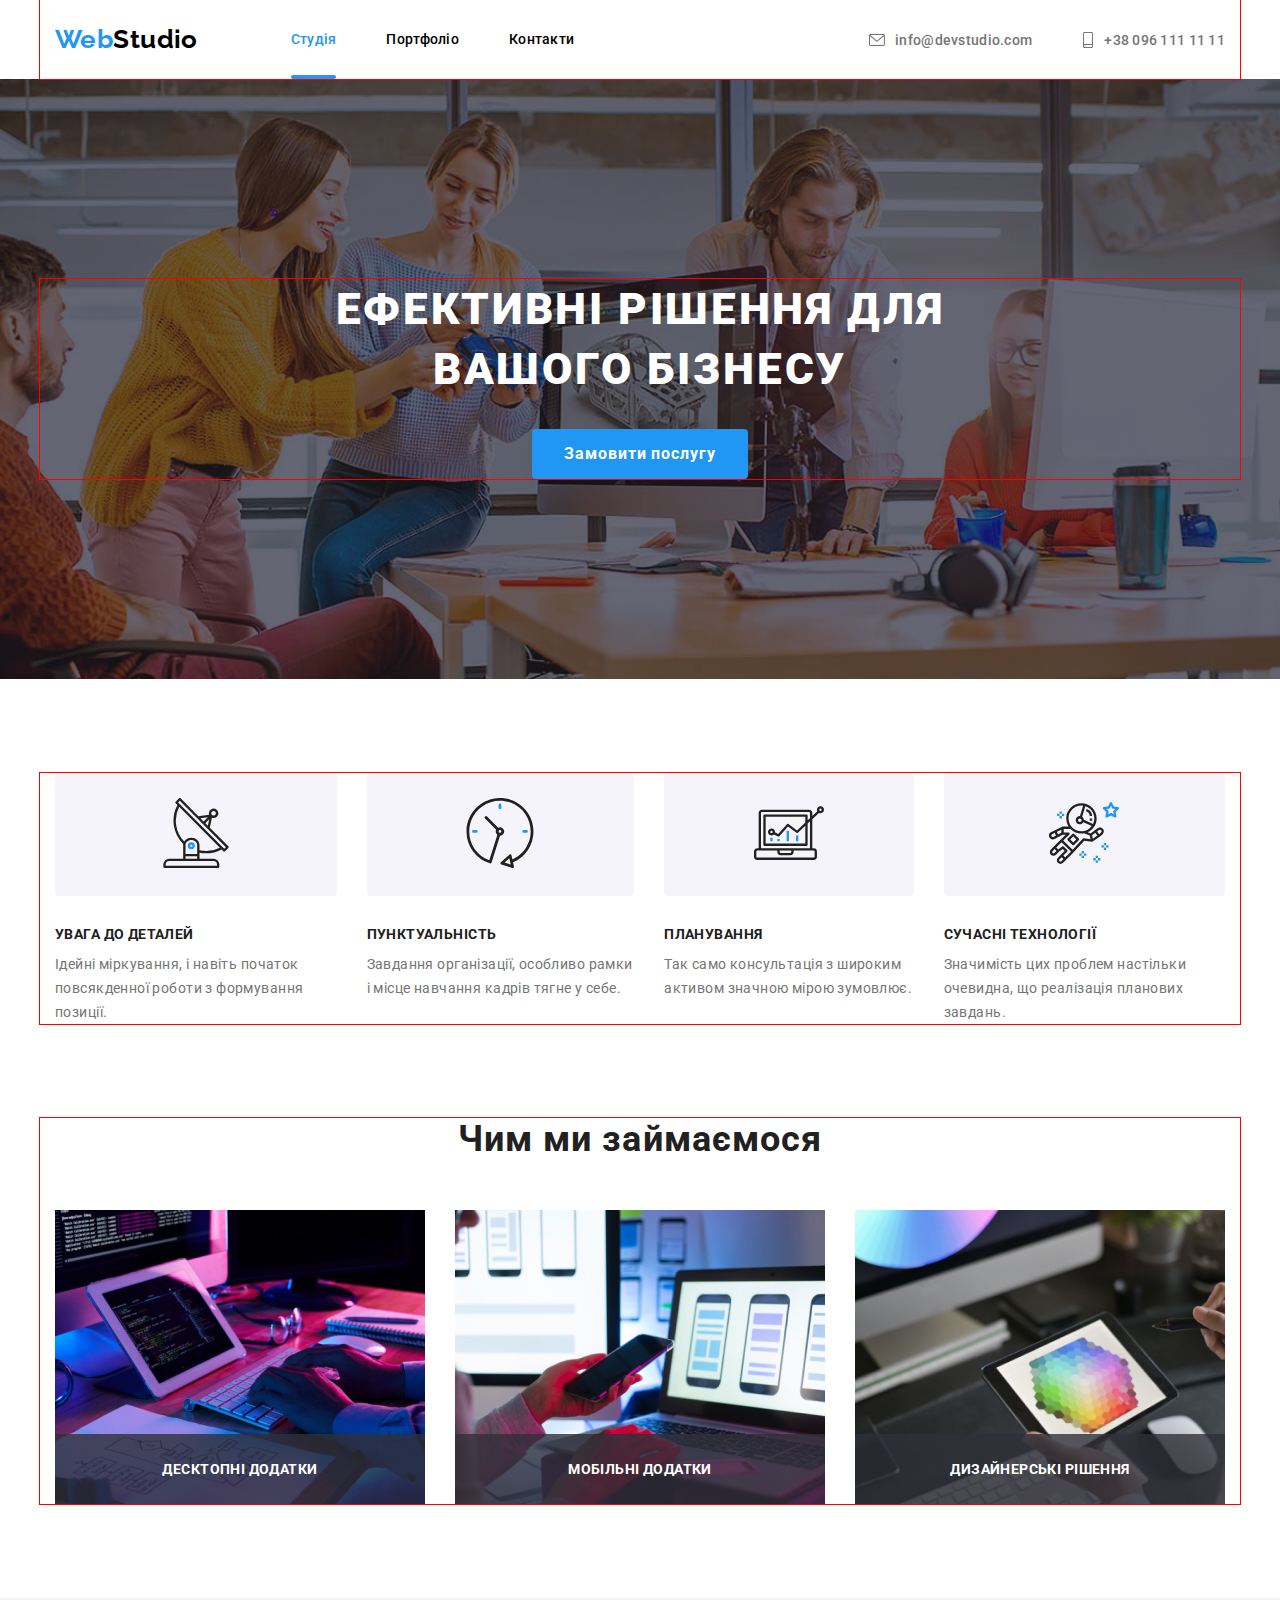
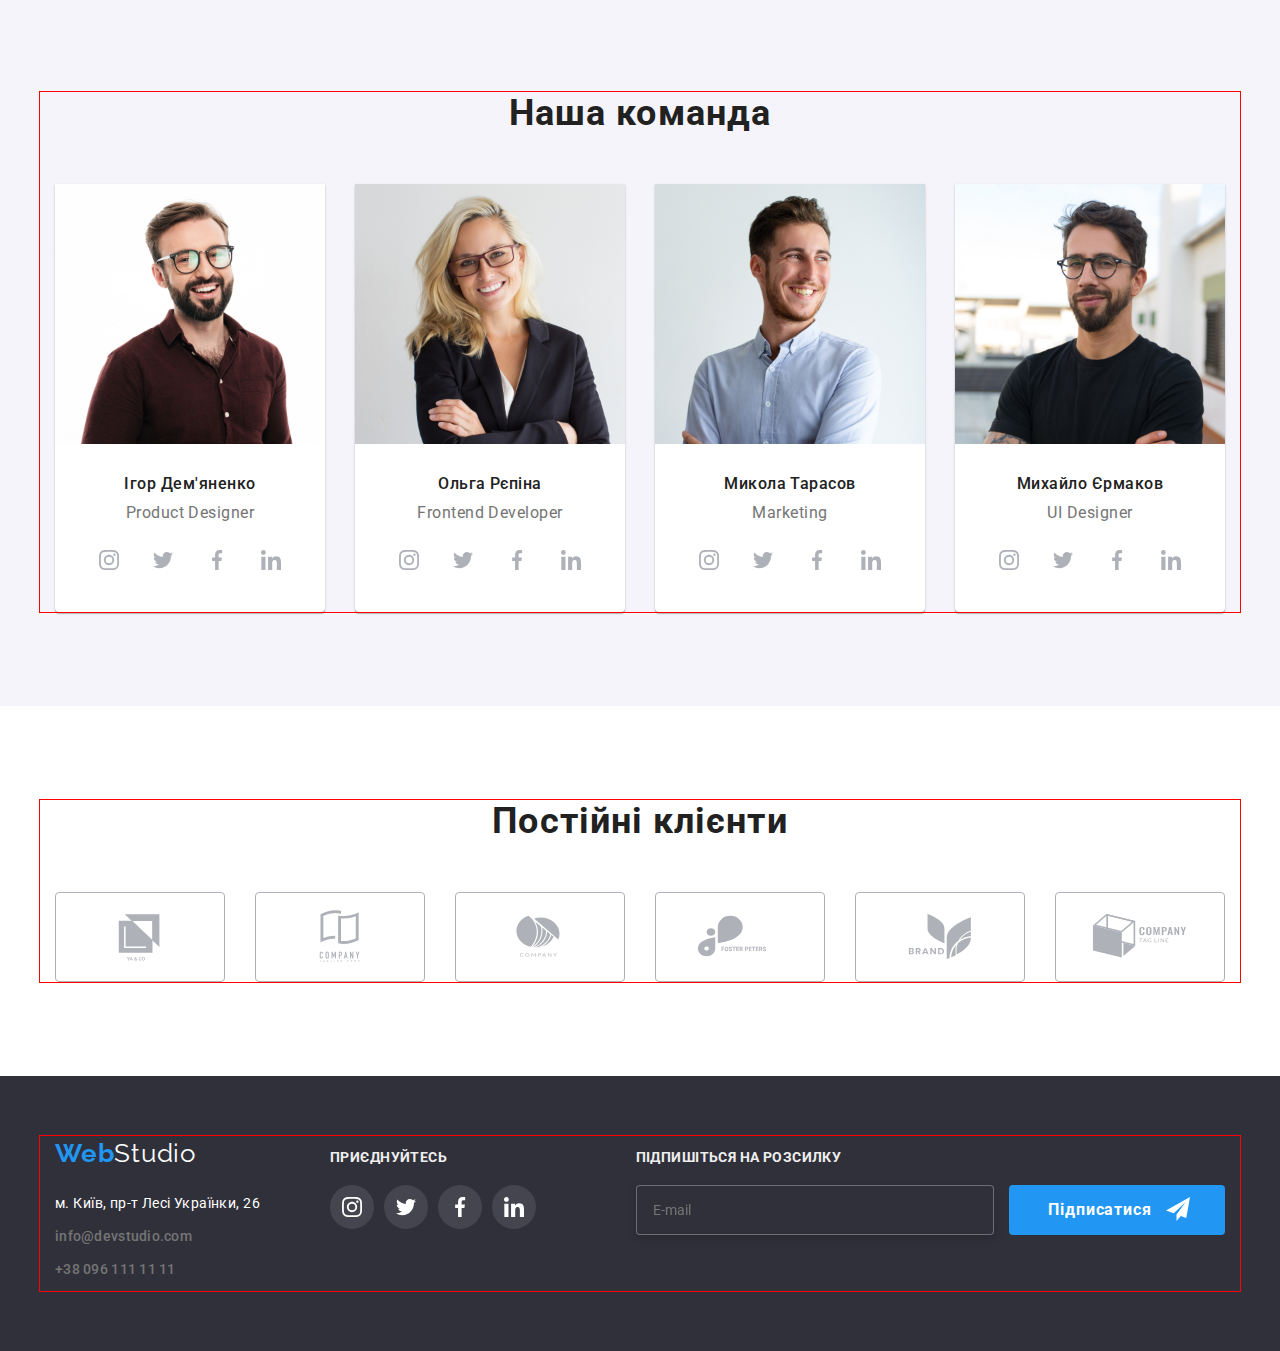
<file: index.html>
<!DOCTYPE html>
<html lang="en">

<head>
    <meta charset="UTF-8">
    <meta http-equiv="X-UA-Compatible" content="IE=edge">
    <meta name="viewport" content="width=device-width, initial-scale=1.0">
    <title>WebStudio</title>
    <!--Fonts-->
    <link rel="preconnect" href="https://fonts.googleapis.com">
    <link rel="preconnect" href="https://fonts.gstatic.com" crossorigin>
    <link
        href="https://fonts.googleapis.com/css2?family=Raleway:wght@700&family=Roboto:wght@400;500;700;900&display=swap"
        rel="stylesheet">
    <link rel="stylesheet" href="./CSS/modern-normalize.css">
    <!-- <link rel="stylesheet" href="node_modules/modern-normalize/modern-normalize.css"> -->
    <!--Custom styles-->
    <link rel="stylesheet" href="./CSS/main.min.css">
    <link rel="stylesheet" href="./CSS/style.css">
</head>

<body>

    <!------------Header------------>

    <header class="header">
        <div class="conteiner header-conteiner">
            <nav class="nav header-nav">
                <a class="header-logo" href="./index.html" lang="en">Web<span>Studio</span></a>
                <ul class="list list-header">
                    <li class="list-item"><a class="nav-link current" href="./index.html">Студія</a>
                    <li class="list-item"><a class="nav-link" href="./portfolio.html">Портфоліо</a></li>
                    <li class="list-item"><a class="nav-link" href="#">Контакти</a></li>
                </ul>
            </nav>
            <ul class="list list-header">
                <li class="list-item">
                    <a class="address-link" href="mailto:info@devstudio.com">
                    <svg class="header-contacts" width="16" height="12">
                        <use href="./images/icons.svg#envelope"></use>
                    </svg> info@devstudio.com
                </a>
            </li>
                <li class="list-item">
                    <a class="address-link" href="tel:+380961111111">
                        <svg class="header-contacts" width="12" height="16">
                        <use href="./images/icons.svg#smartphone"></use>
                    </svg> +38 096 111 11 11
                </a>
            </li>
            </ul>
        </div>
    </header>

    <!-------------Main------------->

    <main>
        <section class="hero">
            <div class="conteiner effective-conteiner">
                <h1 class="main-title">Ефективні рішення для вашого бізнесу</h1>
                <button class="btn" type="button" data-modal-open>Замовити послугу</button>
            </div>
        </section>
        <section class="section">
            <div class="conteiner benefits-conteiner">
                <h2 class="visually-hidden">Переваги</h2>
                <ul class="list benefits-list">
                    <li class="list-item-benefits">
                        <div class="benefits-image">
                        <svg class="feature-icon" width="70" height="70">
                          <use href="./images/icons.svg#antenna"></use>
                        </svg>
                        </div>
                        <div class="benefits-body">
                            <h3 class="section-title">Увага до деталей</h3>
                        <p class="subtitle">Ідейні міркування, і навіть початок повсякденної роботи з формування
                            позиції.
                        </p>
                    </div>
                    </li>
                    <li class="list-item-benefits">
                        <div class="benefits-image">
                        <svg class="feature-icon" width="70" height="70">
                          <use href="./images/icons.svg#clock"></use>
                        </svg>
                        </div>
                        <div class="benefits-body">
                            <h3 class="section-title">Пунктуальність</h3>
                            <p class="subtitle">Завдання організації, особливо рамки і місце навчання кадрів тягне у себе.
                        </p>
                        </div>
                    </li>
                    <li class="list-item-benefits">
                        <div class="benefits-image">
                        <svg class="feature-icon" width="70" height="70">
                          <use href="./images/icons.svg#diagram"></use>
                        </svg>
                        </div>
                        <div class="benefits-body">
                            <h3 class="section-title">Планування</h3>
                            <p class="subtitle">Так само консультація з широким активом значною мірою зумовлює.</p>
                        </div>
                    </li>
                    <li class="list-item-benefits">
                        <div class="benefits-image">
                        <svg class="feature-icon" width="70" height="70">
                          <use href="./images/icons.svg#astronaut"></use>
                        </svg>
                        </div>
                        <div class="benefits-body">
                            <h3 class="section-title">Сучасні технології</h3>
                            <p class="subtitle">Значимість цих проблем настільки очевидна, що реалізація планових завдань.
                        </p>
                        </div>
                    </li>
                </ul>
            </div>
        </section>
        <section class="section work">
            <div class="conteiner forvard-conteiner">
                <h2 class="section-subject">Чим ми займаємося</h2>
            <ul class="list-forvard-img">
                <li>
                    <div class="img-thumb">
                        <img class="img" src="./images/doing/img.jpg" alt="Чим ми займаємось" width="370" height="294">
                        <p class="overlay-text">Десктопні додатки</p>

                    </div>
                </li>
                <li>
                    <div class="img-thumb">
                        <img class="img" src="./images/doing/img-2.jpg" alt="Чим ми займаємось" width="370" height="294">
                        <p class="overlay-text">Мобільні додатки</p>

                    </div>
                </li>
                <li>
                    <div class="img-thumb">
                        <img class="img" src="./images/doing/img-3.jpg" alt="Чим ми займаємось" width="370" height="294">
                        <p class="overlay-text">Дизайнерські рішення</p>
                    </div>
                </li>
            </ul>
            </div>
        </section>
        <section class="team section">
            <div class="conteiner team-conteiner">
                <h2 class="section-subject">Наша команда</h2>
            <ul class="list  team-list">
                <li class="team-list-item">
                    <img class="img" src="./images/team/img.jpg" alt="Наша команда" width="270" height="260">
                    <div class="team-padd">
                        <h3 class="section-user-title">Ігор Дем'яненко</h3>
                        <p class="section-user-subtitle">Product Designer</p>
                        <ul class="socials list">
                            <li class="socials-item">
                                <a class="socials-link link" href="http://instagram.com" 
                                   target="_blank"
                                   rel="noopener noreferrer"
                                   aria-label="Instagram"
                           >
                           <svg class="socials-icon" width="20" height="20">
                            <use href="./images/icons.svg#instagram"></use>
                           </svg>
                                </a>
                            </li>
                            <li class="socials-item">
                                <a class="socials-link link" href="https://twitter.com/" 
                                   target="_blank"
                                   rel="noopener noreferrer"
                                   aria-label="Instagram"
                           >
                           <svg class="socials-icon" width="20" height="20">
                            <use href="./images/icons.svg#twitter"></use>
                           </svg>
                                 </a>
                            </li>
                            <li class="socials-item">
                                <a class="socials-link link" href="https://www.facebook.com/" 
                                   target="_blank"
                                   rel="noopener noreferrer"
                                   aria-label="Instagram"
                           >
                           <svg class="socials-icon" width="20" height="20">
                            <use href="./images/icons.svg#facebook"></use>
                           </svg>
                                </a>
                            </li>
                            <li class="socials-item">
                                <a class="socials-link link" href="https://www.linkedin.com/" 
                                   target="_blank"
                                   rel="noopener noreferrer"
                                   aria-label="Instagram"
                           >
                           <svg class="socials-icon" width="20" height="20">
                            <use href="./images/icons.svg#linkedin"></use>
                           </svg>
                                 </a>
                            </li>
                        </ul>
                    </div>
                </li>
                <li class="team-list-item"">
                    <img class="img" src="./images/team/img-2.jpg" alt="Наша команда" width="270" height="260">
                    <div class="team-padd">
                        <h3 class="section-user-title">Ольга Рєпіна</h3>
                        <p class="section-user-subtitle">Frontend Developer</p>
                        <ul class="socials list">
                            <li class="socials-item">
                                <a class="socials-link link" href="http://instagram.com" 
                                   target="_blank"
                                   rel="noopener noreferrer"
                                   aria-label="Instagram"
                           >
                           <svg class="socials-icon" width="20" height="20">
                            <use href="./images/icons.svg#instagram"></use>
                           </svg>
                                </a>
                            </li>
                            <li class="socials-item">
                                <a class="socials-link link" href="https://twitter.com/" 
                                   target="_blank"
                                   rel="noopener noreferrer"
                                   aria-label="Instagram"
                           >
                           <svg class="socials-icon" width="20" height="20">
                            <use href="./images/icons.svg#twitter"></use>
                           </svg>
                                 </a>
                            </li>
                            <li class="socials-item">
                                <a class="socials-link link" href="https://www.facebook.com/" 
                                   target="_blank"
                                   rel="noopener noreferrer"
                                   aria-label="Instagram"
                           >
                           <svg class="socials-icon" width="20" height="20">
                            <use href="./images/icons.svg#facebook"></use>
                           </svg>
                                </a>
                            </li>
                            <li class="socials-item">
                                <a class="socials-link link" href="https://www.linkedin.com/" 
                                   target="_blank"
                                   rel="noopener noreferrer"
                                   aria-label="Instagram"
                           >
                           <svg class="socials-icon" width="20" height="20">
                            <use href="./images/icons.svg#linkedin"></use>
                           </svg>
                                 </a>
                            </li>
                        </ul>
                    </div>
                </li>
                <li class="team-list-item">
                    <img class="img" src="./images/team/img-3.jpg" alt="Наша команда" width="270" height="260">
                    <div class="team-padd">
                        <h3 class="section-user-title">Микола Тарасов</h3>
                        <p class="section-user-subtitle">Marketing</p>
                        <ul class="socials list">
                            <li class="socials-item">
                                <a class="socials-link link" href="http://instagram.com" 
                                   target="_blank"
                                   rel="noopener noreferrer"
                                   aria-label="Instagram"
                           >
                           <svg class="socials-icon" width="20" height="20">
                            <use href="./images/icons.svg#instagram"></use>
                           </svg>
                                </a>
                            </li>
                            <li class="socials-item">
                                <a class="socials-link link" href="https://twitter.com/" 
                                   target="_blank"
                                   rel="noopener noreferrer"
                                   aria-label="Instagram"
                           >
                           <svg class="socials-icon" width="20" height="20">
                            <use href="./images/icons.svg#twitter"></use>
                           </svg>
                                 </a>
                            </li>
                            <li class="socials-item">
                                <a class="socials-link link" href="https://www.facebook.com/" 
                                   target="_blank"
                                   rel="noopener noreferrer"
                                   aria-label="Instagram"
                           >
                           <svg class="socials-icon" width="20" height="20">
                            <use href="./images/icons.svg#facebook"></use>
                           </svg>
                                </a>
                            </li>
                            <li class="socials-item">
                                <a class="socials-link link" href="https://www.linkedin.com/" 
                                   target="_blank"
                                   rel="noopener noreferrer"
                                   aria-label="Instagram"
                           >
                           <svg class="socials-icon" width="20" height="20">
                            <use href="./images/icons.svg#linkedin"></use>
                           </svg>
                                 </a>
                            </li>
                        </ul>
                    </div>
                </li>
                <li class="team-list-item"">
                    <img class="img" src="./images/team/img-4.jpg" alt="Наша команда" width="270" height="260">
                    <div class="team-padd">
                        <h3 class="section-user-title">Михайло Єрмаков</h3>
                        <p class="section-user-subtitle">UI Designer</p>
                        <ul class="socials list">
                            <li class="socials-item">
                                <a class="socials-link link" href="http://instagram.com" 
                                   target="_blank"
                                   rel="noopener noreferrer"
                                   aria-label="Instagram"
                           >
                           <svg class="socials-icon" width="20" height="20">
                            <use href="./images/icons.svg#instagram"></use>
                           </svg>
                                </a>
                            </li>
                            <li class="socials-item">
                                <a class="socials-link link" href="https://twitter.com/" 
                                   target="_blank"
                                   rel="noopener noreferrer"
                                   aria-label="Instagram"
                           >
                           <svg class="socials-icon" width="20" height="20">
                            <use href="./images/icons.svg#twitter"></use>
                           </svg>
                                 </a>
                            </li>
                            <li class="socials-item">
                                <a class="socials-link link" href="https://www.facebook.com/" 
                                   target="_blank"
                                   rel="noopener noreferrer"
                                   aria-label="Instagram"
                           >
                           <svg class="socials-icon" width="20" height="20">
                            <use href="./images/icons.svg#facebook"></use>
                           </svg>
                                </a>
                            </li>
                            <li class="socials-item">
                                <a class="socials-link link" href="https://www.linkedin.com/" 
                                   target="_blank"
                                   rel="noopener noreferrer"
                                   aria-label="Instagram"
                           >
                           <svg class="socials-icon" width="20" height="20">
                            <use href="./images/icons.svg#linkedin"></use>
                           </svg>
                                 </a>
                            </li>
                        </ul>
                    </div>
                </li>
            </ul>
            </div>
        </section>
        <section class="section">
            <div class="conteiner">
                <h2 class="section-subject">Постійні клієнти</h2>
                <ul class="clients-list">
                    <li class="clients-icon">
                        <a class="clients-link" href="">
                            <svg class="clients-logo" width="106" height="60">
                                <use href="./images/icons.svg#Logo-1"></use>
                            </svg>
                        </a>
                    </li>
                    <li class="clients-icon">
                        <a class="clients-link" href="">
                            <svg class="clients-logo" width="106" height="60">
                                <use href="./images/icons.svg#Logo-2"></use>
                            </svg>
                        </a>
                    </li>
                    <li class="clients-icon">
                        <a class="clients-link" href="">
                            <svg class="clients-logo" width="106" height="60">
                                <use href="./images/icons.svg#Logo-3"></use>
                            </svg>
                        </a>
                    </li>
                    <li class="clients-icon">
                        <a class="clients-link" href="">
                            <svg class="clients-logo" width="106" height="60">
                                <use href="./images/icons.svg#Logo-4"></use>
                            </svg>
                        </a>
                    </li>
                    <li class="clients-icon">
                        <a class="clients-link" href="">
                            <svg class="clients-logo" width="106" height="60">
                                <use href="./images/icons.svg#Logo-5"></use>
                            </svg>
                        </a>
                    </li>
                    <li class="clients-icon">
                        <a class="clients-link" href="">
                            <svg class="clients-logo" width="106" height="60">
                                <use href="./images/icons.svg#Logo-6"></use>
                            </svg>
                        </a>
                    </li>
                </ul>
            </div>
        </section>
    </main>

    <!------------Footer------------>

    <footer class="footer">
        <div class="conteiner conteiner-footer">
            <div>
                <a href="./index.html" class="logo-footer">Web<span class="span">Studio</span></a>

        <address class="contacts-address-footer">
            <ul>
                <li class="list-item-footer">
                    <a
                      class="footer-link" 
                      href="https://goo.gl/maps/7dcxKn5kajRV81QV8"
                      target="_blank" 
                      rel="noopener noreferrer">м. Київ, пр-т Лесі Українки, 26
                    </a>
                </li>
                <li class="list-item-footer">
                    <a
                      class="address-link-footer" 
                      href="mailtoo:info@devstudio.com">info@devstudio.com
                    </a>
                </li>
                <li class="list-item-footer">
                    <a
                      class="address-link-footer" 
                      href="tel:+380961111111">+38 096 111 11 11
                    </a>
                </li>
            </ul>
        </address>
            </div>
        <div class="footer-social">
            <p class="footer-paragraph">приєднуйтесь</p>
            <ul class="socials list">
                <li class="socials-item">
                    <a class="socials-footer-link link" href="http://instagram.com" 
                        target="_blank"
                        rel="noopener noreferrer"
                        aria-label="Instagram"
                    >
                    <svg class="socials-icon" width="20" height="20">
                        <use href="./images/icons.svg#instagram"></use>
                    </svg>
                    </a>
                </li>
                <li class="socials-item">
                    <a class="socials-footer-link link" href="https://twitter.com/" 
                        target="_blank"
                        rel="noopener noreferrer"
                        aria-label="Instagram"
                    >
                    <svg class="socials-icon" width="20" height="20">
                        <use href="./images/icons.svg#twitter"></use>
                    </svg>
                    </a>
                </li>
                <li class="socials-item">
                    <a class="socials-footer-link link" href="https://www.facebook.com/" 
                        target="_blank"
                        rel="noopener noreferrer"
                        aria-label="Instagram"
                    >
                    <svg class="socials-icon" width="20" height="20">
                        <use href="./images/icons.svg#facebook"></use>
                    </svg>
                     </a>
                </li>
                <li class="socials-item">
                    <a class="socials-footer-link link" href="https://www.linkedin.com/" 
                        target="_blank"
                        rel="noopener noreferrer"
                        aria-label="Instagram"
                    >
                    <svg class="socials-icon" width="20" height="20">
                        <use href="./images/icons.svg#linkedin"></use>
                    </svg>
              </a>
              </li>
        </div>
        <div class="subcribe-footer">
            <p class="footer-paragraph">Підпишіться на розсилку</p>
            <div>
                <label class="label-footer">
                    <input class="mail-footer" type="text" name="" placeholder="E-mail">
                    <button class="button-footer btn" type="button">Підписатися</button>
                <svg class="socials-icon-footer" width="24" height="24">
                    <use href="./images/icons.svg#icon-send"></use>
                </svg>
                </label>
            </div>

        </div>
        </div>
        
        
    </footer>

    <!--Modal window-->
    <div class="backdrop is-hidden" data-modal>
        <div class="modal">
            <button class="modal-btn" type="button" data-modal-close>
                <svg class="socials-icon-vector" width="11" height="11">
                    <use href="./images/icons.svg#vector_2"></use>
                </svg>
            </button>
            <form name="register-form">
                <strong class="register-form-title">Залиште свої дані, ми вам передзвонимо</strong>

                <div class="register-form-group" role="group">
                    <label class="register-form-feild">
                        <span class="register-form-label">Ім'я</span>
                        <input class="register-form-input" type="text" name="Ім'я" required> 
                        <svg class="register-form-icon" class="" width="12" height="12">
                            <use href="./images/icons.svg#Name"></use>
                        </svg>
                    </label>
                    <label class="register-form-feild">
                        <span class="register-form-label">Телефон</span>
                        <div class="register-form-block">
                            <input class="register-form-input" type="tel" name="Телефон<" required minlength="12" placeholder="">
                        <svg class="register-form-icon" width="13" height="13">
                            <use href="./images/icons.svg#Telephone"></use>
                        </svg>
                        </div>
                    </label>
                    <label class="register-form-feild">
                        <span class="register-form-label">Пошта</span>
                        <input class="register-form-input" type="text" name="Пошта" required>
                        <svg class="register-form-icon" width="15" height="12">
                            <use href="./images/icons.svg#mail"></use>
                        </svg>
                    </label>

                    <label class="register-form-textarea">
                        <label class="register-form-heading">Коментар</label>
                        <textarea class="register-form-message" name="" required rows="5" placeholder="Введіть текст"></textarea>
                    </label>
                 
              
                </div>
                <label class="register-form-agreement">
                    <input class="register-form-checkbox visually-hidden" type="checkbox" name="" id="">
                    <svg class="register-form-icon1" class="" width="16" height="15">
                        <use class="icon-checked" href="./images/icons.svg#icon_check"></use>
                        <use class="icon-unchecked" href="./images/icons.svg#Frame"></use>
                    </svg>
                    <span class="register-form-desc">Погоджуюся з розсилкою та приймаю <a class="register-form-link" href="" target="_blank">Умови договору</a></span>
                </label>
                <button class="register-form-btn btn" type="submit">Відправити</button>
               
            </form>
        </div> 
    </div>
        
    <script src="./js/modal.js"></script>
</body>

</html>
</file>
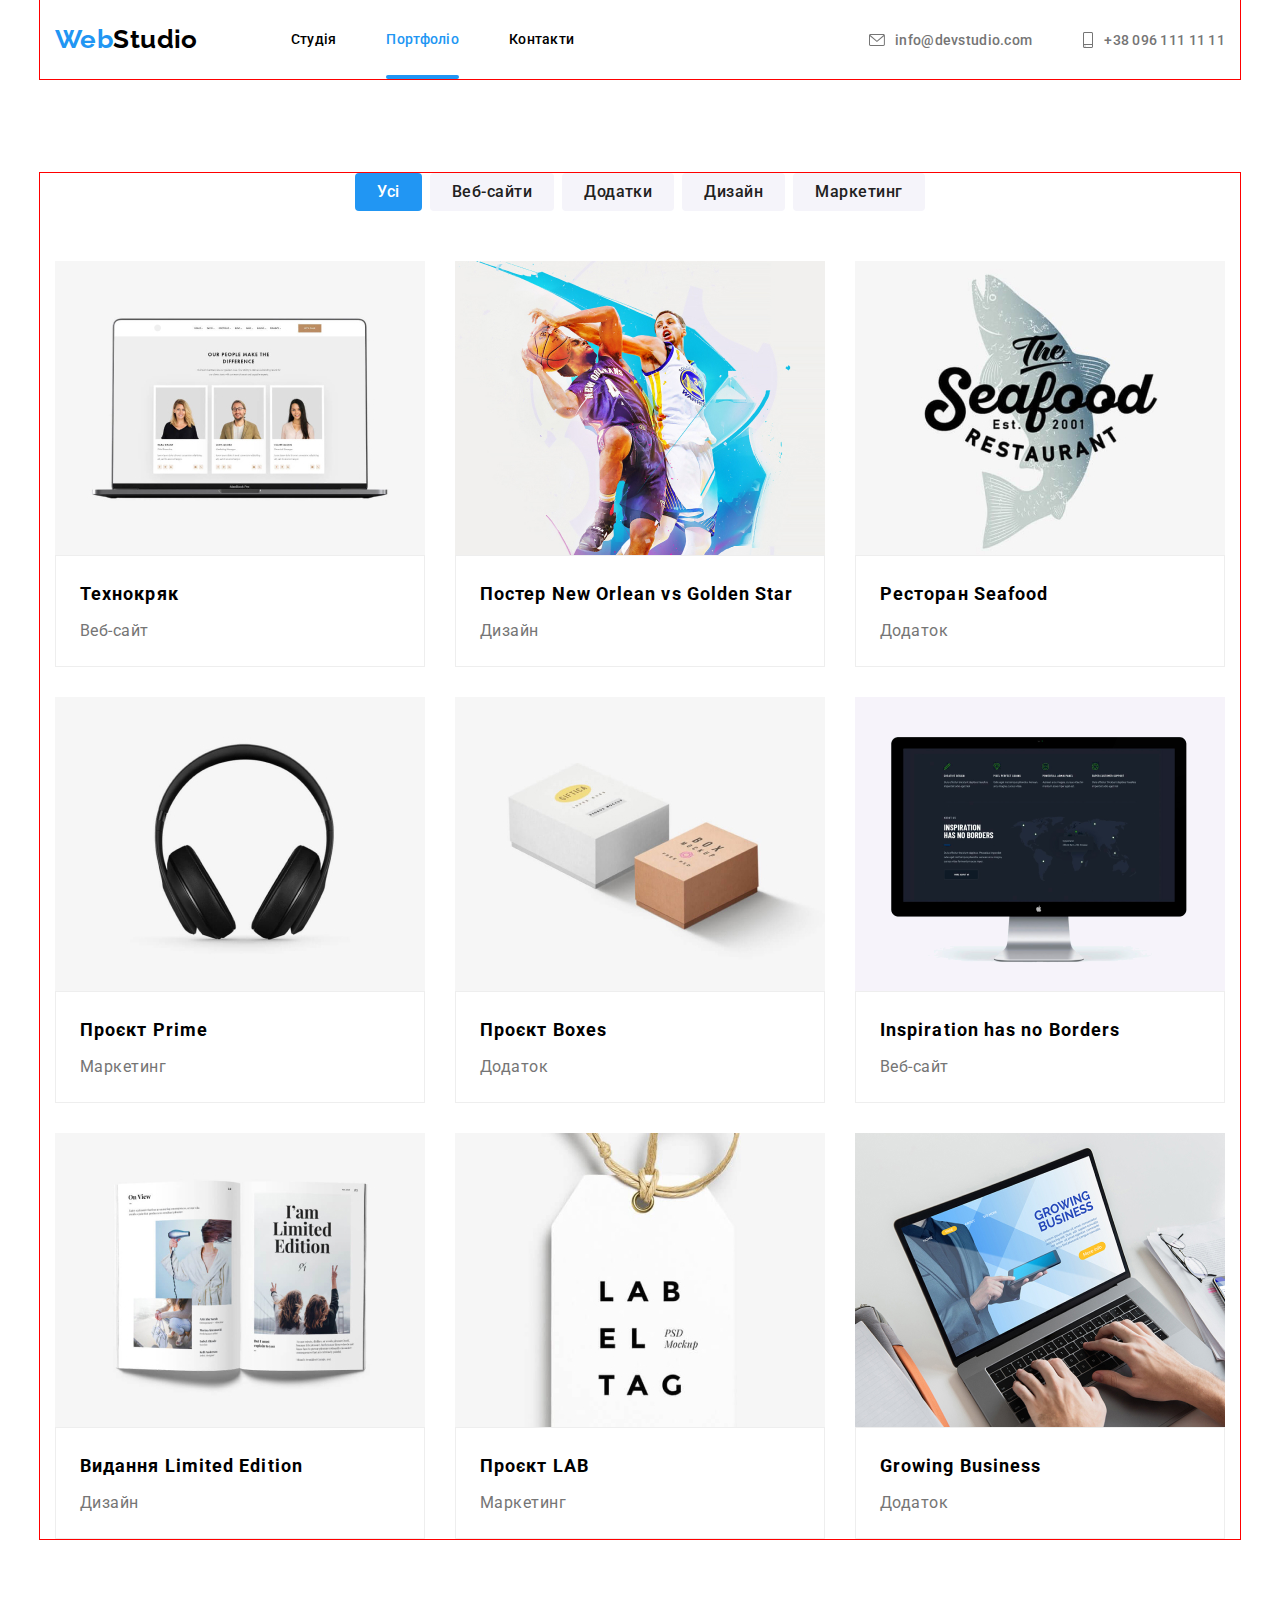
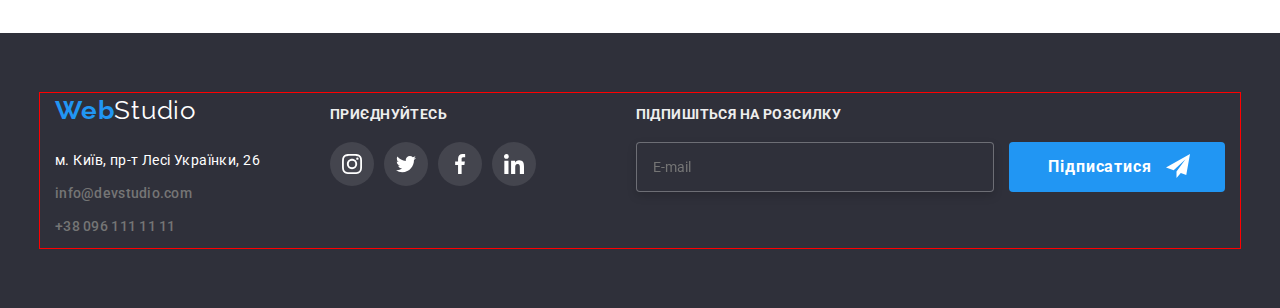
<file: portfolio.html>
<!DOCTYPE html>
<html lang="en">
  <head>
    <meta charset="UTF-8" />
    <meta http-equiv="X-UA-Compatible" content="IE=edge" />
    <meta name="viewport" content="width=device-width, initial-scale=1.0" />
    <title>WebStudio</title>
    <!--Fonts-->
    <link rel="preconnect" href="https://fonts.googleapis.com" />
    <link rel="preconnect" href="https://fonts.gstatic.com" crossorigin />
    <link
      href="https://fonts.googleapis.com/css2?family=Raleway:wght@700&family=Roboto:wght@400;500;700;900&display=swap"
      rel="stylesheet"
    />
    <link rel="stylesheet" href="./CSS/modern-normalize.css" />
    <!--Custom styles-->
    <link rel="stylesheet" href="./CSS/style.css" />
  </head>

  <body>
    <!------------Header------------>

    <header class="header">
      <div class="conteiner header-conteiner">
        <nav class="nav header-nav">
          <a class="header-logo" href="./index.html" lang="en"
            >Web<span>Studio</span></a
          >
          <ul class="list list-header">
            <li class="list-item">
              <a class="nav-link" href="./index.html">Студія</a>
            </li>
            <li class="list-item">
              <a class="nav-link current" href="./portfolio.html">Портфоліо</a>
            </li>
            <li class="list-item"><a class="nav-link" href="#">Контакти</a></li>
          </ul>
        </nav>
        <ul class="list list-header">
          <li class="list-item">
            <a class="address-link" href="mailto:info@devstudio.com">
              <svg class="header-contacts" width="16" height="12">
                <use href="./images/icons.svg#envelope"></use>
              </svg>
              info@devstudio.com
            </a>
          </li>
          <li class="list-item">
            <a class="address-link" href="tel:+380961111111">
              <svg class="header-contacts" width="12" height="16">
                <use href="./images/icons.svg#smartphone"></use>
              </svg>
              +38 096 111 11 11
            </a>
          </li>
        </ul>
      </div>
    </header>

    <!-------------Main------------->

    <main>
      <section class="section">
        <div class="conteiner">
          <h1 class="visually-hidden">Portfolio</h1>
          <ul class="list list-menu">
            <li class="btn-item">
              <button class="btn-text-all" type="button">Усі</button>
            </li>
            <li class="list-item">
              <button class="btn-text" type="button">Веб-сайти</button>
            </li>
            <li class="list-item">
              <button class="btn-text" type="button">Додатки</button>
            </li>
            <li class="list-item">
              <button class="btn-text" type="button">Дизайн</button>
            </li>
            <li class="list-item">
              <button class="btn-text" type="button">Маркетинг</button>
            </li>
          </ul>
          <ul class="list list-gallery">
            <li class="gallery-item">
              <a class="gallery-link" href="#">
                <div class="team-thumb">
                  <img src="./images/portfolio/img.jpg" alt="Веб-сайт" width="370"/>
                  <div class="overlay">
                    <p class="overlay-desc">Ресурс пропонує комплексні пропозиції з різним рівнем функціоналу та сервісів. Все це дозволить відвідувачу отримати вичерпні відомості про компанію чи приватну особу.</p>
                  </div>
                </div>
                <div class="list-step">
                  <h3 class="section-title-portfolio">Технокряк</h3>
                  <p class="subtitle-portfolio">Веб-сайт</p>
                </div>
              </a>
            </li>
            <li class="gallery-item">
              <a class="gallery-link" href="#">
                <div class="team-thumb">
                  <img
                  src="./images/portfolio/img-2.jpg"
                  alt="Дизайн"
                  width="370"
                  height="294"/>
                  <div class="overlay">
                    <p class="overlay-desc">Ресурс пропонує комплексні пропозиції з різним рівнем функціоналу та сервісів. Все це дозволить відвідувачу отримати вичерпні відомості про компанію чи приватну особу.</p>
                  </div>
                </div>
                <div class="list-step">
                  <h3 class="section-title-portfolio">
                    Постер New Orlean vs Golden Star
                  </h3>
                  <p class="subtitle-portfolio">Дизайн</p>
                </div>
              </a>
            </li>
            <li class="gallery-item">
              <a class="gallery-link" href="#">
                <div class="team-thumb">
                  <img
                  class="img"
                  src="./images/portfolio/img-3.jpg"
                  alt="Додаток"
                  width="370"
                  height="294"/>
                  <div class="overlay">
                    <p class="overlay-desc">Ресурс пропонує комплексні пропозиції з різним рівнем функціоналу та сервісів. Все це дозволить відвідувачу отримати вичерпні відомості про компанію чи приватну особу.</p>
                  </div>
                </div>
                <div class="list-step">
                  <h3 class="section-title-portfolio">Ресторан Seafood</h3>
                  <p class="subtitle-portfolio">Додаток</p>
                </div>
              </a>
            </li>
            <li class="gallery-item">
              <a class="gallery-link" href="#">
                <div class="team-thumb">
                  <img
                  class="img"
                  src="./images/portfolio/img-4.jpg"
                  alt="Маркетинг"
                  width="370"
                  height="294"
                />
                <div class="overlay">
                    <p class="overlay-desc">Ресурс пропонує комплексні пропозиції з різним рівнем функціоналу та сервісів. Все це дозволить відвідувачу отримати вичерпні відомості про компанію чи приватну особу.</p>
                  </div>
                </div>
                <div class="list-step">
                  <h3 class="section-title-portfolio">Проєкт Prime</h3>
                  <p class="subtitle-portfolio">Маркетинг</p>
                </div>
              </a>
            </li>
            <li class="gallery-item">
              <a class="gallery-link" href="#">
                <div class="team-thumb">
                  <img
                  class="img"
                  src="./images/portfolio/img-5.jpg"
                  alt="Додаток"
                  width="370"
                  height="294"
                />
                <div class="overlay">
                    <p class="overlay-desc">Ресурс пропонує комплексні пропозиції з різним рівнем функціоналу та сервісів. Все це дозволить відвідувачу отримати вичерпні відомості про компанію чи приватну особу.</p>
                  </div>
                </div>
                <div class="list-step">
                  <h3 class="section-title-portfolio">Проєкт Boxes</h3>
                  <p class="subtitle-portfolio">Додаток</p>
                </div></a
              >
            </li>
            <li class="gallery-item">
              <a class="gallery-link" href="#">
                <div class="team-thumb">
                  <img
                  class="img"
                  src="./images/portfolio/img-6.png"
                  alt="Веб-сайт"
                  width="370"
                  height="294"
                />
                <div class="overlay">
                    <p class="overlay-desc">Ресурс пропонує комплексні пропозиції з різним рівнем функціоналу та сервісів. Все це дозволить відвідувачу отримати вичерпні відомості про компанію чи приватну особу.</p>
                  </div>
                </div>
                <div class="list-step">
                  <h3 class="section-title-portfolio">
                    Inspiration has no Borders
                  </h3>
                  <p class="subtitle-portfolio">Веб-сайт</p>
                </div></a
              >
            </li>
            <li class="gallery-item">
              <a class="gallery-link" href="#">
                <div class="team-thumb">
                  <img
                  class="img"
                  src="./images/portfolio/img-7.jpg"
                  alt="Дизайн"
                  width="370"
                  height="294"
                />
                <div class="overlay">
                    <p class="overlay-desc">Ресурс пропонує комплексні пропозиції з різним рівнем функціоналу та сервісів. Все це дозволить відвідувачу отримати вичерпні відомості про компанію чи приватну особу.</p>
                  </div>
                </div>
                <div class="list-step">
                  <h3 class="section-title-portfolio">
                    Видання Limited Edition
                  </h3>
                  <p class="subtitle-portfolio">Дизайн</p>
                </div></a
              >
            </li>
            <li class="gallery-item">
              <a class="gallery-link" href="#">
                <div class="team-thumb">
                  <img class="img" src="./images/portfolio/img-8.jpg" alt="Маркетинг" />
                  <div class="overlay">
                    <p class="overlay-desc">Ресурс пропонує комплексні пропозиції з різним рівнем функціоналу та сервісів. Все це дозволить відвідувачу отримати вичерпні відомості про компанію чи приватну особу.</p>
                  </div>
                </div>
                <div class="list-step">
                  <h3 class="section-title-portfolio">Проєкт LAB</h3>
                  <p class="subtitle-portfolio">Маркетинг</p>
                </div></a
              >
            </li>
            <li class="gallery-item">
              <a class="gallery-link" href="#">
                <div class="team-thumb">
                  <img class="img" src="./images/portfolio/img-9.jpg" alt="Додаток" />
                  <div class="overlay">
                    <p class="overlay-desc">Ресурс пропонує комплексні пропозиції з різним рівнем функціоналу та сервісів. Все це дозволить відвідувачу отримати вичерпні відомості про компанію чи приватну особу.</p>
                  </div>
                </div>
                <div class="list-step">
                  <h3 class="section-title-portfolio">Growing Business</h3>
                  <p class="subtitle-portfolio">Додаток</p>
                </div></a
              >
            </li>
          </ul>
        </div>
      </section>
    </main>

    <!------------Footer------------>

      <footer class="footer">
        <div class="conteiner conteiner-footer">
            <div>
                <a href="./index.html" class="logo-footer">Web<span class="span">Studio</span></a>

        <address class="contacts-address-footer">
            <ul>
                <li class="list-item-footer">
                    <a
                      class="footer-link" 
                      href="https://goo.gl/maps/7dcxKn5kajRV81QV8"
                      target="_blank" 
                      rel="noopener noreferrer">м. Київ, пр-т Лесі Українки, 26
                    </a>
                </li>
                <li class="list-item-footer">
                    <a
                      class="address-link-footer" 
                      href="mailtoo:info@devstudio.com">info@devstudio.com
                    </a>
                </li>
                <li class="list-item-footer">
                    <a
                      class="address-link-footer" 
                      href="tel:+380961111111">+38 096 111 11 11
                    </a>
                </li>
            </ul>
        </address>
            </div>
        <div class="footer-social">
            <p class="footer-paragraph">приєднуйтесь</p>
            <ul class="socials list">
                <li class="socials-item">
                    <a class="socials-footer-link link" href="http://instagram.com" 
                        target="_blank"
                        rel="noopener noreferrer"
                        aria-label="Instagram"
                    >
                    <svg class="socials-icon" width="20" height="20">
                        <use href="./images/icons.svg#instagram"></use>
                    </svg>
                    </a>
                </li>
                <li class="socials-item">
                    <a class="socials-footer-link link" href="https://twitter.com/" 
                        target="_blank"
                        rel="noopener noreferrer"
                        aria-label="Instagram"
                    >
                    <svg class="socials-icon" width="20" height="20">
                        <use href="./images/icons.svg#twitter"></use>
                    </svg>
                    </a>
                </li>
                <li class="socials-item">
                    <a class="socials-footer-link link" href="https://www.facebook.com/" 
                        target="_blank"
                        rel="noopener noreferrer"
                        aria-label="Instagram"
                    >
                    <svg class="socials-icon" width="20" height="20">
                        <use href="./images/icons.svg#facebook"></use>
                    </svg>
                     </a>
                </li>
                <li class="socials-item">
                    <a class="socials-footer-link link" href="https://www.linkedin.com/" 
                        target="_blank"
                        rel="noopener noreferrer"
                        aria-label="Instagram"
                    >
                    <svg class="socials-icon" width="20" height="20">
                        <use href="./images/icons.svg#linkedin"></use>
                    </svg>
              </a>
              </li>
        </div>
        <div class="subcribe-footer">
            <p class="footer-paragraph">Підпишіться на розсилку</p>
            <div>
                <label class="label-footer">
                    <input class="mail-footer" type="text" name="" placeholder="E-mail">
                    <button class="button-footer btn" type="button">Підписатися</button>
                <svg class="socials-icon-footer" width="24" height="24">
                    <use href="./images/icons.svg#icon-send"></use>
                </svg>
                </label>
            </div>

        </div>
        </div>
        
        
    </footer>

  </body>
</html>
</file>
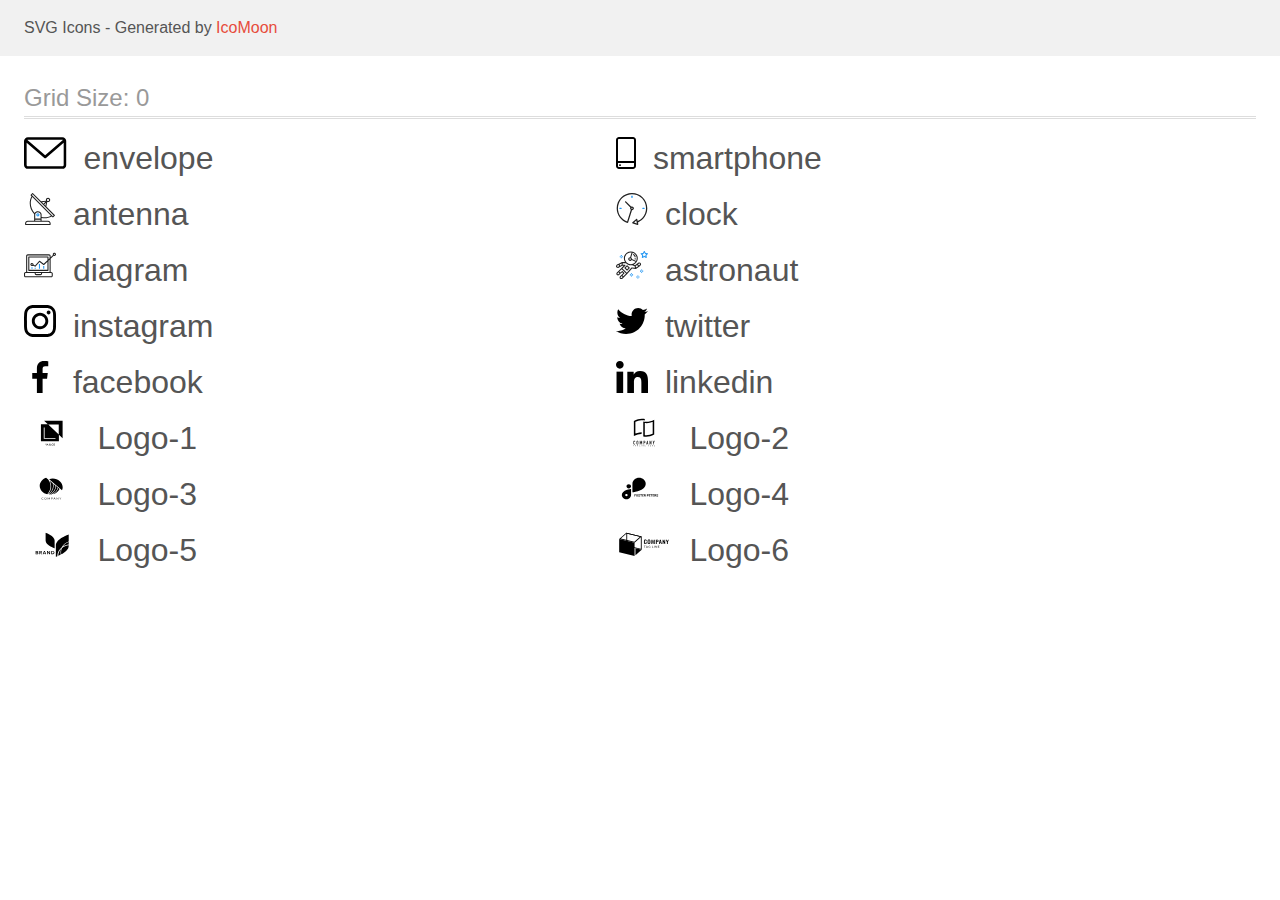
<file: images/icons/icomoon/demo.html>
<!doctype html>
<html>
<head>
    <title>IcoMoon - SVG Icons</title>
    <meta charset="utf-8">
    <meta name="viewport" content="width=device-width, initial-scale=1">
    <link rel="stylesheet" href="demo-files/demo.css">
    <link rel="stylesheet" href="style.css">
</head>
<body>
<svg aria-hidden="true" style="position: absolute; width: 0; height: 0; overflow: hidden;" version="1.1" xmlns="http://www.w3.org/2000/svg" xmlns:xlink="http://www.w3.org/1999/xlink">
<defs>
<symbol id="envelope" viewBox="0 0 43 32">
<path d="M38.667 0h-34.667c-2.206 0-4 1.794-4 4v24c0 2.206 1.794 4 4 4h34.667c2.206 0 4-1.794 4-4v-24c0-2.206-1.794-4-4-4zM38.667 2.667c0.181 0 0.353 0.038 0.511 0.103l-17.844 15.466-17.844-15.466c0.158-0.066 0.33-0.103 0.511-0.103h34.667zM38.667 29.333h-34.667c-0.736 0-1.333-0.598-1.333-1.333v-22.413l17.793 15.421c0.251 0.217 0.563 0.326 0.874 0.326s0.622-0.108 0.874-0.326l17.793-15.421v22.413c0 0.736-0.598 1.333-1.333 1.333z"></path>
</symbol>
<symbol id="smartphone" viewBox="0 0 20 32">
<path d="M17 0h-14c-1.654 0-3 1.346-3 3v26c0 1.654 1.346 3 3 3h14c1.654 0 3-1.346 3-3v-26c0-1.654-1.346-3-3-3zM3 2h14c0.552 0 1 0.448 1 1v21h-16v-21c0-0.552 0.448-1 1-1zM17 30h-14c-0.552 0-1-0.448-1-1v-3h16v3c0 0.552-0.448 1-1 1z"></path>
<path d="M4.707 27.478c0.391 0.365 0.391 0.956 0 1.321s-1.024 0.365-1.414 0c-0.391-0.365-0.391-0.956 0-1.321s1.024-0.365 1.414 0z"></path>
</symbol>
<symbol id="antenna" viewBox="0 0 32 32">
<path fill="#212121" style="fill: var(--color1, #212121)" d="M30.773 22.098l-8.443-8.505 0.937-4.615c0.242 0.094 0.499 0.144 0.758 0.146h0.006c1.192 0.014 2.17-0.941 2.184-2.133s-0.941-2.17-2.133-2.184c-1.192-0.014-2.17 0.941-2.184 2.133-0.003 0.255 0.039 0.509 0.125 0.749l-4.96 0.605-8.091-8.133c-0.099-0.101-0.235-0.159-0.377-0.16-0.14 0.001-0.274 0.056-0.373 0.155l-1.513 1.504c-0.208 0.208-0.208 0.546 0 0.754l0.814 0.826c-3.153 5.798-2.129 12.978 2.519 17.663 0.043 0.041 0.092 0.074 0.146 0.098-0.034 0.18-0.051 0.364-0.052 0.547v6.187h-6.4c-1.472 0.002-2.665 1.195-2.667 2.667v1.067c0 0.295 0.239 0.533 0.533 0.533h24.533c0.295 0 0.533-0.239 0.533-0.533v-1.067c-0.002-1.472-1.195-2.665-2.667-2.667h-6.4v-2.742c1.003 0.21 2.024 0.317 3.049 0.32 2.458-0.003 4.877-0.615 7.040-1.783l0.818 0.823c0.099 0.101 0.235 0.159 0.377 0.16 0.14-0.001 0.274-0.056 0.373-0.155l1.513-1.504c0.208-0.208 0.208-0.546 0-0.754zM23.28 6.233c0.418-0.415 1.093-0.414 1.508 0.004s0.414 1.093-0.004 1.508c-0.2 0.199-0.47 0.31-0.752 0.31h-0.003c-0.589-0.003-1.064-0.483-1.061-1.072 0.002-0.282 0.115-0.552 0.314-0.751h-0.002zM22.024 9.738l-0.598 2.946-1.175-1.182 1.774-1.763zM21.419 8.836l-1.92 1.909-1.485-1.493 3.405-0.415zM24.004 28.8c0.884 0 1.6 0.716 1.6 1.6v0.533h-23.467v-0.533c0-0.884 0.716-1.6 1.6-1.6h20.267zM16.537 26.667v1.067h-5.333v-1.067h5.333zM11.204 25.6v-4.053c0-1.294 1.196-2.347 2.667-2.347s2.667 1.053 2.667 2.347v4.053h-5.333zM17.604 23.904v-2.357c0-1.882-1.675-3.413-3.733-3.413-1.331-0.020-2.576 0.657-3.281 1.786-4.058-4.274-4.971-10.645-2.279-15.887l18.602 18.708c-2.872 1.461-6.165 1.873-9.309 1.163zM28.893 23.22l-21.057-21.181 0.755-0.752 7.935 7.98c0.004 0 0.006 0.007 0.010 0.010l13.115 13.191-0.757 0.752z"></path>
<path fill="#2196f3" style="fill: var(--color2, #2196f3)" d="M13.876 20.267h-0.005c-0.884-0.001-1.601 0.714-1.602 1.598s0.714 1.601 1.598 1.602h0.005c0.884 0.001 1.601-0.714 1.602-1.598s-0.714-1.601-1.598-1.602zM14.249 22.245c-0.1 0.1-0.236 0.156-0.378 0.155-0.295-0.002-0.532-0.242-0.531-0.536 0.001-0.141 0.057-0.276 0.157-0.375s0.233-0.154 0.373-0.155c0.295 0.002 0.532 0.241 0.53 0.536-0.001 0.141-0.057 0.276-0.157 0.375h0.005z"></path>
</symbol>
<symbol id="clock" viewBox="0 0 32 32">
<path fill="#212121" style="fill: var(--color1, #212121)" d="M31.297 15.301c-0.002-8.452-6.855-15.303-15.308-15.301s-15.303 6.855-15.301 15.308c0.001 6.658 4.307 12.551 10.649 14.576 0.061 0.019 0.124 0.029 0.187 0.029 0.121-0 0.239-0.032 0.342-0.094 0.135-0.080 0.236-0.207 0.283-0.356l3.865-12.25c1.057-0.005 1.909-0.866 1.903-1.923s-0.866-1.909-1.923-1.903c-0.284 0.001-0.565 0.067-0.82 0.191l-5.106-5.107c-0.253-0.245-0.657-0.238-0.902 0.016-0.239 0.247-0.239 0.639 0 0.886l5.103 5.109c-0.392 0.799-0.168 1.764 0.536 2.309l-3.683 11.673c-7.278-2.681-11.004-10.754-8.323-18.032s10.754-11.004 18.032-8.323 11.004 10.754 8.323 18.032c-1.31 3.556-4.001 6.431-7.462 7.973l-0.398-1.874c-0.073-0.344-0.411-0.565-0.756-0.492-0.109 0.023-0.209 0.074-0.292 0.148l-3.837 3.426c-0.263 0.234-0.287 0.637-0.052 0.9 0.076 0.085 0.174 0.149 0.283 0.184l4.899 1.563c0.335 0.108 0.694-0.077 0.802-0.412 0.034-0.106 0.040-0.219 0.017-0.328l-0.391-1.839c5.664-2.388 9.342-7.942 9.329-14.089zM15.992 14.664c0.352 0 0.638 0.286 0.638 0.638s-0.286 0.638-0.638 0.638c-0.352 0-0.638-0.285-0.638-0.638s0.285-0.638 0.638-0.638zM18.093 29.528l2.184-1.948 0.603 2.84-2.787-0.892z"></path>
<path fill="#2196f3" style="fill: var(--color2, #2196f3)" d="M15.354 3.185v1.275c0 0.352 0.285 0.638 0.638 0.638s0.638-0.285 0.638-0.638v-1.275c0-0.352-0.286-0.638-0.638-0.638s-0.638 0.286-0.638 0.638z"></path>
<path fill="#2196f3" style="fill: var(--color2, #2196f3)" d="M3.876 14.664c-0.352 0-0.638 0.286-0.638 0.638s0.285 0.638 0.638 0.638h1.275c0.352 0 0.638-0.285 0.638-0.638s-0.285-0.638-0.638-0.638h-1.275z"></path>
<path fill="#2196f3" style="fill: var(--color2, #2196f3)" d="M28.108 15.939c0.352 0 0.638-0.285 0.638-0.638s-0.285-0.638-0.638-0.638h-1.275c-0.352 0-0.638 0.286-0.638 0.638s0.286 0.638 0.638 0.638h1.275z"></path>
</symbol>
<symbol id="diagram" viewBox="0 0 32 32">
<path fill="#2196f3" style="fill: var(--color2, #2196f3)" d="M14.926 14.965h1.066v4.798h-1.066v-4.797z"></path>
<path fill="#2196f3" style="fill: var(--color2, #2196f3)" d="M19.19 17.097h1.066v2.665h-1.066v-2.665z"></path>
<path fill="#2196f3" style="fill: var(--color2, #2196f3)" d="M10.661 18.696h1.066v1.066h-1.066v-1.066z"></path>
<path fill="#2196f3" style="fill: var(--color2, #2196f3)" d="M7.463 18.163h1.066v1.599h-1.066v-1.599z"></path>
<path fill="#212121" style="fill: var(--color1, #212121)" d="M1.599 28.291h25.587c0.883 0 1.599-0.716 1.599-1.599v-2.132c0-0.883-0.716-1.599-1.599-1.599h-0.533v-13.293l3.028-2.868c0.703 0.346 1.553 0.136 2.013-0.499s0.396-1.508-0.152-2.068-1.42-0.644-2.065-0.198c-0.644 0.446-0.873 1.292-0.542 2.002l-2.281 2.163v-1.23c0-0.883-0.716-1.599-1.599-1.599h-21.322c-0.883 0-1.599 0.716-1.599 1.599v15.992h-0.533c-0.883 0-1.599 0.716-1.599 1.599v2.132c0 0.883 0.716 1.599 1.599 1.599zM30.384 4.837c0.294 0 0.533 0.239 0.533 0.533s-0.239 0.533-0.533 0.533c-0.294 0-0.533-0.239-0.533-0.533s0.239-0.533 0.533-0.533zM3.198 6.969c0-0.294 0.239-0.533 0.533-0.533h21.322c0.294 0 0.533 0.239 0.533 0.533v2.239l-1.066 1.013v-2.186c0-0.294-0.239-0.533-0.533-0.533h-19.19c-0.294 0-0.533 0.239-0.533 0.533v13.326c0 0.294 0.239 0.533 0.533 0.533h19.19c0.294 0 0.533-0.239 0.533-0.533v-9.674l1.066-1.010v12.284h-22.388v-15.992zM7.996 13.899c-0.721-0.002-1.354 0.478-1.546 1.174s0.105 1.433 0.725 1.801c0.62 0.368 1.41 0.276 1.928-0.226l1.853 0.93c0.215 0.108 0.476 0.057 0.636-0.123l3.939-4.431 3.872 2.901c0.208 0.156 0.498 0.139 0.686-0.039l3.365-3.188v8.131h-18.124v-12.26h18.124v2.66l-3.771 3.572-3.904-2.927c-0.222-0.166-0.534-0.135-0.718 0.072l-3.993 4.493-1.493-0.746c0.011-0.064 0.018-0.129 0.020-0.193 0-0.883-0.716-1.599-1.599-1.599zM8.529 15.498c0 0.294-0.239 0.533-0.533 0.533s-0.533-0.239-0.533-0.533c0-0.294 0.239-0.533 0.533-0.533s0.533 0.239 0.533 0.533zM11.727 24.027h5.331v0.533c0 0.294-0.239 0.533-0.533 0.533h-4.264c-0.294 0-0.533-0.239-0.533-0.533v-0.533zM1.066 24.56c0-0.294 0.239-0.533 0.533-0.533h9.062v0.533c0 0.883 0.716 1.599 1.599 1.599h4.264c0.883 0 1.599-0.716 1.599-1.599v-0.533h9.062c0.294 0 0.533 0.239 0.533 0.533v2.132c0 0.294-0.239 0.533-0.533 0.533h-25.587c-0.294 0-0.533-0.239-0.533-0.533v-2.132z"></path>
</symbol>
<symbol id="astronaut" viewBox="0 0 32 32">
<path fill="#2196f3" style="fill: var(--color2, #2196f3)" d="M31.974 4.524c-0.063-0.193-0.229-0.333-0.43-0.363l-1.91-0.278-0.855-1.731c-0.179-0.365-0.777-0.365-0.956 0l-0.855 1.731-1.91 0.278c-0.201 0.029-0.367 0.17-0.431 0.363-0.062 0.193-0.011 0.405 0.135 0.547l1.383 1.348-0.326 1.903c-0.034 0.2 0.048 0.402 0.212 0.522 0.166 0.121 0.382 0.135 0.562 0.040l1.709-0.899 1.709 0.899c0.078 0.041 0.164 0.061 0.249 0.061 0.11 0 0.221-0.034 0.314-0.102 0.164-0.119 0.246-0.322 0.212-0.522l-0.326-1.903 1.383-1.348c0.145-0.142 0.197-0.354 0.135-0.547zM29.511 5.851c-0.125 0.122-0.183 0.299-0.153 0.472l0.191 1.114-1-0.526c-0.078-0.041-0.163-0.061-0.249-0.061s-0.17 0.020-0.249 0.061l-1.001 0.526 0.191-1.114c0.030-0.173-0.028-0.349-0.153-0.472l-0.81-0.789 1.119-0.163c0.174-0.025 0.324-0.134 0.402-0.292l0.5-1.013 0.5 1.013c0.078 0.157 0.228 0.267 0.402 0.292l1.119 0.163-0.809 0.789z"></path>
<path fill="#2196f3" style="fill: var(--color2, #2196f3)" d="M26.134 20.522h-1.067v1.067h1.067v-1.067z"></path>
<path fill="#2196f3" style="fill: var(--color2, #2196f3)" d="M26.134 22.656h-1.067v1.067h1.067v-1.067z"></path>
<path fill="#2196f3" style="fill: var(--color2, #2196f3)" d="M27.2 21.589h-1.067v1.067h1.067v-1.067z"></path>
<path fill="#2196f3" style="fill: var(--color2, #2196f3)" d="M25.067 21.589h-1.067v1.067h1.067v-1.067z"></path>
<path fill="#2196f3" style="fill: var(--color2, #2196f3)" d="M22.4 26.389h-1.067v1.067h1.067v-1.067z"></path>
<path fill="#2196f3" style="fill: var(--color2, #2196f3)" d="M22.4 28.522h-1.067v1.067h1.067v-1.067z"></path>
<path fill="#2196f3" style="fill: var(--color2, #2196f3)" d="M23.467 27.456h-1.067v1.067h1.067v-1.067z"></path>
<path fill="#2196f3" style="fill: var(--color2, #2196f3)" d="M21.333 27.456h-1.067v1.067h1.067v-1.067z"></path>
<path fill="#2196f3" style="fill: var(--color2, #2196f3)" d="M16 24.256h-1.067v1.067h1.067v-1.067z"></path>
<path fill="#2196f3" style="fill: var(--color2, #2196f3)" d="M16 26.389h-1.067v1.067h1.067v-1.067z"></path>
<path fill="#2196f3" style="fill: var(--color2, #2196f3)" d="M17.067 25.322h-1.067v1.067h1.067v-1.067z"></path>
<path fill="#2196f3" style="fill: var(--color2, #2196f3)" d="M14.933 25.322h-1.067v1.067h1.067v-1.067z"></path>
<path fill="#2196f3" style="fill: var(--color2, #2196f3)" d="M5.867 6.122h-1.067v1.067h1.067v-1.067z"></path>
<path fill="#2196f3" style="fill: var(--color2, #2196f3)" d="M5.867 8.255h-1.067v1.067h1.067v-1.067z"></path>
<path fill="#2196f3" style="fill: var(--color2, #2196f3)" d="M6.933 7.189h-1.067v1.067h1.067v-1.067z"></path>
<path fill="#2196f3" style="fill: var(--color2, #2196f3)" d="M4.8 7.189h-1.067v1.067h1.067v-1.067z"></path>
<path fill="#212121" style="fill: var(--color1, #212121)" d="M24.715 14.159c-0.287-0.388-0.709-0.637-1.188-0.705-0.481-0.068-0.956 0.058-1.34 0.352l-1.252 0.96-1.898 1.417-1.358-0.541c2.421-1.086 4.114-3.508 4.114-6.32 0-3.823-3.123-6.933-6.961-6.933s-6.961 3.11-6.961 6.933c0 1.386 0.414 2.674 1.12 3.758l-2.764-0.024c-0.002 0-0.003 0-0.005 0-0.009 0-0.015 0.004-0.023 0.005-0.053 0.002-0.105 0.013-0.155 0.031-0.013 0.005-0.026 0.008-0.038 0.013-0.006 0.003-0.013 0.003-0.019 0.006l-3.233 1.596c-0.001 0-0.001 0-0.001 0.001l-1.893 0.911c-0.021 0.009-0.042 0.021-0.063 0.035-0.755 0.502-1.012 1.489-0.598 2.295 0.22 0.429 0.595 0.745 1.056 0.889 0.178 0.055 0.359 0.083 0.539 0.083 0.29 0 0.577-0.071 0.839-0.211l1.388-0.738 2.264-1.169 1.357-0.008-5.442 5.416c-0.001 0.001-0.001 0.001-0.002 0.001l-1.339 1.333c-0.316 0.315-0.49 0.732-0.49 1.178s0.174 0.863 0.49 1.179c0.325 0.323 0.752 0.485 1.179 0.485s0.854-0.162 1.18-0.485l1.314-1.309 1.741-1.3 0.901 0.897-1.762 1.754c-0 0.001-0.001 0.001-0.002 0.001l-1.339 1.333c-0.316 0.315-0.49 0.732-0.49 1.178s0.174 0.863 0.49 1.179c0.325 0.323 0.753 0.485 1.18 0.485s0.855-0.162 1.18-0.485l3.482-3.467c0.001-0.001 0.001-0.001 0.001-0.002l1.010-1-0.004-0.004c0.006-0.006 0.015-0.009 0.022-0.015l5.166-5.658 3.471 0.494c0.025 0.004 0.050 0.005 0.075 0.005 0.065 0 0.127-0.015 0.187-0.038 0.018-0.006 0.033-0.015 0.050-0.023 0.019-0.010 0.039-0.015 0.058-0.027l3.213-2.133c0.012-0.008 0.018-0.021 0.029-0.029 0.013-0.010 0.029-0.014 0.041-0.026l1.271-1.191c0.662-0.62 0.753-1.635 0.212-2.362zM2.13 17.77c-0.173 0.093-0.37 0.111-0.558 0.052-0.187-0.058-0.338-0.186-0.427-0.358-0.161-0.314-0.068-0.695 0.214-0.902l1.314-0.632 0.449 1.312-0.992 0.528zM5.628 15.942l-1.548 0.8-0.439-1.283 2.027-1.001-0.040 1.484zM20.727 9.322c0 0.918-0.219 1.785-0.599 2.559l-4.181-1.899c-0.044-0.573-0.341-1.075-0.788-1.388l1.464-4.86c2.378 0.756 4.105 2.974 4.105 5.588zM8.938 9.322c0-3.235 2.644-5.867 5.894-5.867 0.253 0 0.5 0.021 0.745 0.052l-1.432 4.754c-0.019-0.001-0.037-0.006-0.057-0.006-1.033 0-1.873 0.837-1.873 1.867s0.84 1.867 1.873 1.867c0.694 0 1.294-0.383 1.618-0.945l3.862 1.755c-1.075 1.446-2.795 2.39-4.737 2.39-3.25 0-5.894-2.632-5.894-5.867zM14.894 10.122c0 0.441-0.362 0.8-0.806 0.8s-0.806-0.359-0.806-0.8c0-0.441 0.362-0.8 0.806-0.8s0.806 0.359 0.806 0.8zM2.465 25.146c-0.236 0.234-0.619 0.234-0.854 0.001-0.114-0.114-0.176-0.263-0.176-0.423s0.062-0.309 0.176-0.421l0.962-0.958 0.851 0.848-0.959 0.955zM5.679 28.88c-0.236 0.234-0.619 0.235-0.855 0.001-0.114-0.114-0.176-0.263-0.176-0.423s0.062-0.309 0.176-0.421l0.963-0.959 0.852 0.848-0.96 0.955zM9.16 25.411c-0.001 0-0.001 0-0.002 0.001l-1.765 1.76-0.852-0.848 1.763-1.755c0 0 0 0 0-0s0.001-0.001 0.002-0.001c0.040-0.040 0.065-0.088 0.090-0.135 0.007-0.014 0.020-0.026 0.026-0.040 0.017-0.041 0.019-0.085 0.026-0.129 0.003-0.025 0.014-0.047 0.014-0.073 0-0.036-0.013-0.070-0.020-0.106-0.006-0.032-0.006-0.065-0.019-0.095-0.020-0.050-0.055-0.094-0.091-0.138-0.010-0.012-0.014-0.027-0.025-0.038 0 0 0 0-0.001 0s-0.001-0.002-0.001-0.002l-1.607-1.6c-0.017-0.017-0.039-0.024-0.058-0.038-0.028-0.022-0.055-0.042-0.087-0.058-0.030-0.015-0.061-0.024-0.093-0.033-0.034-0.010-0.067-0.017-0.103-0.020-0.033-0.002-0.063 0.001-0.095 0.005-0.036 0.004-0.069 0.009-0.104 0.020-0.034 0.011-0.063 0.027-0.094 0.045-0.020 0.011-0.042 0.015-0.061 0.029l-1.773 1.324-0.901-0.897 2.399-2.386 4.361 4.289-0.928 0.919zM15.979 18.394c-0.015-0.002-0.030 0.004-0.045 0.003-0.039-0.002-0.076 0.001-0.115 0.007-0.030 0.005-0.059 0.011-0.088 0.021-0.034 0.012-0.065 0.028-0.097 0.047-0.030 0.018-0.057 0.037-0.083 0.061-0.013 0.011-0.028 0.017-0.040 0.029l-4.698 5.146-4.328-4.257 2.833-2.818c0.209-0.208 0.21-0.546 0.002-0.755-0.105-0.105-0.243-0.157-0.381-0.156v-0.001l-2.219 0.013 0.028-1.607 3.104 0.027c1.265 1.294 3.029 2.101 4.981 2.101 0.437 0 0.864-0.045 1.279-0.123 0.040 0.032 0.079 0.065 0.13 0.085l2.41 0.96 0.331 1.644-3.003-0.427zM20.020 18.572l-0.313-1.558 1.446-1.080 0.947 1.257-2.080 1.381zM23.774 15.741l-0.838 0.785-0.931-1.236 0.831-0.637c0.155-0.119 0.351-0.168 0.543-0.143 0.193 0.027 0.364 0.128 0.48 0.284 0.217 0.292 0.18 0.699-0.085 0.947z"></path>
<path fill="#212121" style="fill: var(--color1, #212121)" d="M13.602 18.544l-2.143-2.133c-0.207-0.207-0.545-0.207-0.753 0l-2.142 2.133c-0.1 0.101-0.157 0.236-0.157 0.378s0.056 0.278 0.157 0.378l2.142 2.133c0.104 0.103 0.241 0.155 0.377 0.155s0.273-0.052 0.376-0.155l2.143-2.133c0.1-0.1 0.157-0.236 0.157-0.378s-0.057-0.278-0.157-0.378zM11.083 20.303l-1.387-1.381 1.387-1.381 1.387 1.381-1.387 1.381z"></path>
<path fill="#212121" style="fill: var(--color1, #212121)" d="M17.164 5.071l-0.258 1.036c0.071 0.018 1.738 0.452 1.738 2.149h1.067c-0-2.017-1.666-2.965-2.547-3.185z"></path>
<path fill="#212121" style="fill: var(--color1, #212121)" d="M19.711 9.322h-1.067v1.067h1.067v-1.067z"></path>
</symbol>
<symbol id="instagram" viewBox="0 0 32 32">
<path d="M31.969 9.408c-0.075-1.7-0.35-2.869-0.744-3.882-0.406-1.075-1.032-2.038-1.851-2.838-0.8-0.813-1.769-1.444-2.832-1.844-1.019-0.394-2.182-0.669-3.882-0.744-1.713-0.081-2.257-0.1-6.601-0.1s-4.888 0.019-6.595 0.094c-1.7 0.075-2.869 0.35-3.882 0.744-1.075 0.406-2.038 1.031-2.838 1.85-0.813 0.8-1.444 1.769-1.844 2.832-0.394 1.019-0.669 2.182-0.744 3.882-0.081 1.713-0.1 2.257-0.1 6.601s0.019 4.888 0.094 6.595c0.075 1.7 0.35 2.869 0.744 3.882 0.406 1.075 1.038 2.038 1.85 2.838 0.8 0.813 1.769 1.444 2.832 1.844 1.019 0.394 2.182 0.669 3.882 0.744 1.706 0.075 2.25 0.094 6.595 0.094s4.888-0.019 6.595-0.094c1.7-0.075 2.869-0.35 3.882-0.744 2.151-0.832 3.851-2.532 4.682-4.682 0.394-1.019 0.669-2.182 0.744-3.882 0.075-1.707 0.094-2.251 0.094-6.595s-0.006-4.888-0.081-6.595zM29.087 22.473c-0.069 1.563-0.331 2.407-0.55 2.969-0.538 1.394-1.644 2.5-3.038 3.038-0.563 0.219-1.413 0.481-2.969 0.55-1.688 0.075-2.194 0.094-6.464 0.094s-4.782-0.019-6.464-0.094c-1.563-0.069-2.407-0.331-2.969-0.55-0.694-0.256-1.325-0.663-1.838-1.194-0.531-0.519-0.938-1.144-1.194-1.838-0.219-0.563-0.481-1.413-0.55-2.969-0.075-1.688-0.094-2.194-0.094-6.464s0.019-4.782 0.094-6.464c0.069-1.563 0.331-2.407 0.55-2.969 0.256-0.694 0.663-1.325 1.2-1.838 0.519-0.531 1.144-0.938 1.838-1.194 0.563-0.219 1.413-0.481 2.969-0.55 1.688-0.075 2.194-0.094 6.464-0.094 4.276 0 4.782 0.019 6.464 0.094 1.563 0.069 2.407 0.331 2.969 0.55 0.694 0.256 1.325 0.662 1.838 1.194 0.531 0.519 0.938 1.144 1.194 1.838 0.219 0.563 0.481 1.413 0.55 2.969 0.075 1.688 0.094 2.194 0.094 6.464s-0.019 4.77-0.094 6.458z"></path>
<path d="M16.059 7.783c-4.538 0-8.22 3.682-8.22 8.22s3.682 8.22 8.22 8.22c4.539 0 8.22-3.682 8.22-8.22s-3.682-8.22-8.22-8.22zM16.059 21.335c-2.944 0-5.332-2.388-5.332-5.332s2.388-5.332 5.332-5.332c2.944 0 5.332 2.388 5.332 5.332s-2.388 5.332-5.332 5.332z"></path>
<path d="M26.524 7.458c0 1.060-0.859 1.919-1.919 1.919s-1.919-0.859-1.919-1.919c0-1.060 0.859-1.919 1.919-1.919s1.919 0.859 1.919 1.919z"></path>
</symbol>
<symbol id="twitter" viewBox="0 0 32 32">
<path d="M32 6.078c-1.19 0.522-2.458 0.868-3.78 1.036 1.36-0.812 2.398-2.088 2.886-3.626-1.268 0.756-2.668 1.29-4.16 1.588-1.204-1.282-2.92-2.076-4.792-2.076-3.632 0-6.556 2.948-6.556 6.562 0 0.52 0.044 1.020 0.152 1.496-5.454-0.266-10.28-2.88-13.522-6.862-0.566 0.982-0.898 2.106-0.898 3.316 0 2.272 1.17 4.286 2.914 5.452-1.054-0.020-2.088-0.326-2.964-0.808 0 0.020 0 0.046 0 0.072 0 3.188 2.274 5.836 5.256 6.446-0.534 0.146-1.116 0.216-1.72 0.216-0.42 0-0.844-0.024-1.242-0.112 0.85 2.598 3.262 4.508 6.13 4.57-2.232 1.746-5.066 2.798-8.134 2.798-0.538 0-1.054-0.024-1.57-0.090 2.906 1.874 6.35 2.944 10.064 2.944 12.072 0 18.672-10 18.672-18.668 0-0.29-0.010-0.57-0.024-0.848 1.302-0.924 2.396-2.078 3.288-3.406z"></path>
</symbol>
<symbol id="facebook" viewBox="0 0 32 32">
<path d="M21.329 5.313h2.921v-5.088c-0.504-0.069-2.237-0.225-4.256-0.225-4.212 0-7.097 2.649-7.097 7.519v4.481h-4.648v5.688h4.648v14.312h5.699v-14.311h4.46l0.708-5.688h-5.169v-3.919c0.001-1.644 0.444-2.769 2.735-2.769z"></path>
</symbol>
<symbol id="linkedin" viewBox="0 0 32 32">
<path d="M31.992 32v-0.001h0.008v-11.736c0-5.741-1.236-10.164-7.948-10.164-3.227 0-5.392 1.771-6.276 3.449h-0.093v-2.913h-6.364v21.364h6.627v-10.579c0-2.785 0.528-5.479 3.977-5.479 3.399 0 3.449 3.179 3.449 5.657v10.401h6.62z"></path>
<path d="M0.528 10.636h6.635v21.364h-6.635v-21.364z"></path>
<path d="M3.843 0c-2.121 0-3.843 1.721-3.843 3.843s1.721 3.879 3.843 3.879c2.121 0 3.843-1.757 3.843-3.879-0.001-2.121-1.723-3.843-3.843-3.843v0z"></path>
</symbol>
<symbol id="Logo-1" viewBox="0 0 57 32">
<path d="M20.267 3.733l3.738 3.538-6.938-0.004v17.166h18.133v-6.564l3.733 3.534v-17.671h-18.667zM35.036 17.455l-10.597-10.032h10.597v10.032zM31.746 21.923h-11.81v-11.545h0.835v10.764h10.975v0.782zM22.725 26.72h0.365l-0.635 1.198v0.698h-0.331v-0.698l-0.637-1.198h0.366l0.436 0.898 0.436-0.898zM23.273 28.615l0.154-0.441h0.734l0.155 0.441h0.344l-0.717-1.896h-0.296l-0.716 1.896h0.342zM23.794 27.122l0.275 0.786h-0.549l0.275-0.786zM25.531 27.863c-0.048 0.073-0.072 0.153-0.072 0.241 0 0.16 0.056 0.29 0.168 0.389s0.263 0.148 0.451 0.148 0.349-0.051 0.484-0.152l0.107 0.126h0.367l-0.279-0.329c0.109-0.149 0.164-0.341 0.164-0.574h-0.275c0 0.128-0.026 0.243-0.079 0.348l-0.366-0.432 0.129-0.094c0.091-0.066 0.157-0.132 0.197-0.198s0.060-0.14 0.060-0.219c0-0.12-0.044-0.22-0.133-0.301s-0.201-0.122-0.339-0.122c-0.153 0-0.274 0.043-0.365 0.13s-0.135 0.203-0.135 0.352c0 0.061 0.014 0.124 0.043 0.189s0.081 0.144 0.155 0.237c-0.141 0.101-0.235 0.188-0.283 0.262zM26.386 28.282c-0.093 0.071-0.193 0.107-0.299 0.107-0.095 0-0.17-0.027-0.227-0.082s-0.085-0.126-0.085-0.214c0-0.102 0.052-0.192 0.156-0.271l0.040-0.029 0.414 0.488zM26.046 27.442c-0.089-0.11-0.134-0.202-0.134-0.275 0-0.063 0.018-0.116 0.055-0.158s0.085-0.063 0.147-0.063c0.057 0 0.105 0.018 0.142 0.053s0.056 0.077 0.056 0.126c0 0.075-0.027 0.136-0.081 0.184l-0.040 0.033-0.145 0.099zM29.132 28.472c0.13-0.114 0.205-0.272 0.224-0.474h-0.328c-0.017 0.135-0.059 0.232-0.124 0.29s-0.162 0.087-0.292 0.087c-0.142 0-0.249-0.054-0.323-0.161s-0.109-0.264-0.109-0.469v-0.168c0.002-0.202 0.041-0.355 0.117-0.46s0.188-0.158 0.331-0.158c0.123 0 0.217 0.030 0.28 0.091s0.104 0.158 0.12 0.294h0.328c-0.021-0.207-0.095-0.368-0.223-0.482s-0.296-0.171-0.505-0.171c-0.155 0-0.293 0.037-0.411 0.111s-0.209 0.179-0.272 0.315c-0.063 0.136-0.095 0.294-0.095 0.473v0.177c0.003 0.174 0.035 0.328 0.098 0.46s0.151 0.234 0.266 0.306c0.115 0.071 0.249 0.107 0.4 0.107 0.216 0 0.389-0.056 0.52-0.169zM31.068 28.206c0.064-0.141 0.096-0.304 0.096-0.49v-0.105c-0.001-0.185-0.034-0.347-0.099-0.486s-0.158-0.247-0.277-0.32c-0.119-0.075-0.256-0.112-0.41-0.112s-0.292 0.038-0.411 0.113c-0.119 0.075-0.211 0.183-0.277 0.324s-0.098 0.305-0.098 0.49v0.107c0.001 0.181 0.034 0.342 0.099 0.48s0.159 0.246 0.279 0.322c0.121 0.075 0.258 0.112 0.411 0.112 0.155 0 0.293-0.037 0.411-0.112s0.212-0.183 0.276-0.323zM30.716 27.135c0.080 0.112 0.12 0.273 0.12 0.483v0.099c0 0.214-0.040 0.376-0.119 0.487s-0.19 0.167-0.336 0.167c-0.144 0-0.257-0.057-0.339-0.171s-0.121-0.275-0.121-0.483v-0.109c0.002-0.204 0.043-0.362 0.122-0.473s0.192-0.168 0.335-0.168c0.146 0 0.258 0.056 0.337 0.168z"></path>
</symbol>
<symbol id="Logo-2" viewBox="0 0 57 32">
<path d="M26.727 3.165h-0.073c-0.112-0.007-0.224-0.010-0.336-0.012v0h-0.243c-0.212 0-0.428 0.005-0.642 0.016-0.016-0.001-0.032-0.001-0.049 0-1.944 0.11-3.848 0.596-5.609 1.431l-0.231 0.111v11.809l0.54-0.183c0.474-0.163 0.978-0.309 1.5-0.445 1.411-0.362 2.861-0.555 4.317-0.574v1.551c-0.193 0.001-0.38 0.007-0.568 0.016h-0.045c-1.121 0.061-2.233 0.232-3.322 0.51-1.378 0.345-2.708 0.863-3.957 1.542v-15.145c1.298-0.757 2.695-1.325 4.151-1.688 1.278-0.33 2.593-0.5 3.913-0.504h0.228c0.273 0.007 0.538 0.019 0.788 0.038 0.658 0.046 1.31 0.15 1.95 0.311v1.527c-0.621-0.145-1.253-0.24-1.889-0.285-0.013-0.001-0.026-0.002-0.039-0.003-0.132-0.011-0.263-0.022-0.386-0.022zM29.415 4.726c0.339 0.026 0.689 0.038 1.044 0.038 1.388-0.005 2.769-0.182 4.114-0.528 1.378-0.346 2.706-0.865 3.956-1.543v14.875c-1.298 0.756-2.696 1.325-4.153 1.688-1.279 0.329-2.593 0.498-3.913 0.503-1 0.008-1.997-0.11-2.968-0.35v-14.971c0.229 0.053 0.465 0.102 0.706 0.142 0.394 0.066 0.81 0.115 1.214 0.145zM36.985 4.841l-0.54 0.182c-0.497 0.167-0.997 0.316-1.5 0.449-1.465 0.377-2.971 0.57-4.483 0.575-0.352 0-0.676-0.010-0.989-0.030l-0.43-0.028v12.148l0.37 0.033c0.343 0.030 0.696 0.045 1.052 0.045 1.191-0.005 2.377-0.159 3.531-0.457 0.95-0.238 1.874-0.57 2.759-0.991l0.231-0.111v-11.813z"></path>
<path d="M19.060 24.113c-0.078-0.080-0.171-0.144-0.274-0.186s-0.214-0.061-0.326-0.057c-0.119-0.002-0.237 0.021-0.347 0.065-0.101 0.040-0.193 0.101-0.27 0.178s-0.135 0.17-0.174 0.271c-0.042 0.107-0.063 0.22-0.062 0.335v2.023c-0.005 0.143 0.022 0.284 0.080 0.415 0.048 0.104 0.117 0.196 0.202 0.271 0.081 0.068 0.176 0.117 0.278 0.144 0.098 0.028 0.2 0.042 0.302 0.042 0.113 0.001 0.224-0.023 0.326-0.070 0.101-0.044 0.193-0.108 0.27-0.187 0.075-0.079 0.135-0.171 0.177-0.271 0.043-0.102 0.065-0.212 0.065-0.323v-0.226h-0.529v0.18c0.002 0.062-0.009 0.123-0.031 0.18-0.017 0.043-0.043 0.082-0.077 0.114-0.033 0.026-0.070 0.046-0.111 0.058-0.036 0.012-0.073 0.018-0.111 0.019-0.047 0.006-0.095-0.002-0.139-0.021s-0.081-0.049-0.11-0.088c-0.050-0.081-0.074-0.176-0.070-0.271v-1.887c-0.003-0.105 0.019-0.208 0.065-0.302 0.027-0.043 0.066-0.077 0.112-0.098s0.097-0.030 0.147-0.024c0.046-0.002 0.091 0.008 0.132 0.028s0.077 0.049 0.104 0.086c0.059 0.078 0.090 0.173 0.088 0.271v0.175h0.524v-0.206c0.001-0.121-0.021-0.241-0.065-0.354-0.039-0.106-0.099-0.203-0.177-0.285z"></path>
<path d="M22.202 24.090c-0.169-0.142-0.381-0.221-0.602-0.222-0.108 0-0.215 0.020-0.316 0.057-0.103 0.037-0.198 0.093-0.279 0.165-0.088 0.079-0.158 0.175-0.205 0.283-0.053 0.124-0.079 0.257-0.077 0.392v1.941c-0.004 0.137 0.023 0.272 0.077 0.397 0.048 0.104 0.118 0.197 0.205 0.271 0.081 0.075 0.176 0.133 0.279 0.171 0.101 0.037 0.208 0.056 0.316 0.057s0.215-0.020 0.316-0.057c0.105-0.038 0.202-0.096 0.286-0.171 0.084-0.076 0.152-0.168 0.2-0.271 0.054-0.125 0.081-0.261 0.077-0.397v-1.941c0.003-0.135-0.024-0.268-0.077-0.392-0.047-0.107-0.115-0.203-0.2-0.283zM21.955 26.706c0.004 0.052-0.003 0.104-0.021 0.152s-0.047 0.092-0.084 0.128c-0.070 0.059-0.158 0.091-0.249 0.091s-0.179-0.032-0.249-0.091c-0.037-0.036-0.066-0.080-0.084-0.128s-0.025-0.101-0.021-0.152v-1.941c-0.004-0.052 0.003-0.104 0.021-0.152s0.047-0.092 0.084-0.128c0.070-0.059 0.158-0.091 0.249-0.091s0.179 0.032 0.249 0.091c0.037 0.036 0.066 0.080 0.084 0.128s0.025 0.101 0.021 0.152v1.941z"></path>
<path d="M26.329 27.573v-3.674h-0.509l-0.668 1.945h-0.009l-0.673-1.945h-0.503v3.674h0.525v-2.235h0.009l0.514 1.58h0.262l0.518-1.58h0.009v2.235h0.525z"></path>
<path d="M29.311 24.157c-0.081-0.091-0.183-0.16-0.297-0.201-0.123-0.040-0.251-0.059-0.38-0.057h-0.78v3.674h0.523v-1.435h0.27c0.163 0.007 0.326-0.027 0.472-0.1 0.119-0.066 0.218-0.163 0.287-0.281 0.061-0.098 0.101-0.206 0.12-0.32 0.021-0.138 0.030-0.278 0.028-0.418 0.005-0.176-0.012-0.353-0.051-0.525-0.035-0.127-0.101-0.243-0.193-0.338zM29.041 25.277c-0.002 0.067-0.019 0.132-0.049 0.191-0.030 0.056-0.077 0.102-0.135 0.129-0.078 0.035-0.162 0.050-0.247 0.046h-0.239v-1.249h0.27c0.081-0.004 0.162 0.012 0.236 0.046 0.054 0.031 0.097 0.079 0.123 0.136 0.029 0.065 0.044 0.134 0.046 0.205 0 0.077 0 0.159 0 0.244s0.005 0.174 0 0.252h-0.005z"></path>
<path d="M31.791 23.899h-0.429l-0.809 3.674h0.523l0.154-0.789h0.714l0.154 0.789h0.524l-0.83-3.674zM31.308 26.283l0.258-1.332h0.009l0.256 1.332h-0.524z"></path>
<path d="M35.173 26.112h-0.009l-0.791-2.213h-0.503v3.674h0.523v-2.209h0.011l0.8 2.209h0.492v-3.674h-0.523v2.213z"></path>
<path d="M38.372 23.899l-0.421 1.461h-0.011l-0.421-1.461h-0.554l0.719 2.121v1.553h0.524v-1.553l0.719-2.121h-0.554z"></path>
<path d="M17.6 28.61h0.252v0.708h0.171v-0.708h0.251v-0.145h-0.675v0.145z"></path>
<path d="M19.721 28.465l-0.331 0.853h0.182l0.070-0.194h0.34l0.073 0.194h0.186l-0.339-0.853h-0.182zM19.694 28.981l0.116-0.316 0.116 0.316h-0.232z"></path>
<path d="M21.818 29.004h0.197v0.11c-0.058 0.046-0.129 0.071-0.202 0.072-0.034 0.002-0.069-0.004-0.1-0.019s-0.059-0.036-0.081-0.063c-0.045-0.065-0.068-0.143-0.063-0.222 0-0.19 0.082-0.285 0.246-0.285 0.043-0.004 0.086 0.007 0.121 0.032s0.061 0.062 0.072 0.104l0.169-0.033c-0.036-0.167-0.156-0.251-0.362-0.251-0.11-0.003-0.216 0.036-0.298 0.11-0.043 0.042-0.076 0.094-0.097 0.15s-0.030 0.117-0.025 0.178c-0.005 0.117 0.034 0.231 0.109 0.32 0.042 0.043 0.092 0.077 0.148 0.098s0.116 0.031 0.176 0.027c0.134 0.004 0.263-0.045 0.362-0.136v-0.336h-0.37v0.144z"></path>
<path d="M23.959 28.465h-0.173v0.853h0.598v-0.145h-0.425v-0.708z"></path>
<path d="M25.769 28.465h-0.173v0.853h0.173v-0.853z"></path>
<path d="M27.539 29.035l-0.349-0.57h-0.167v0.853h0.161v-0.557l0.343 0.557h0.171v-0.853h-0.158v0.57z"></path>
<path d="M29.14 28.943h0.425v-0.145h-0.425v-0.187h0.457v-0.145h-0.63v0.853h0.648v-0.145h-0.475v-0.231z"></path>
<path d="M33.020 28.802h-0.336v-0.336h-0.171v0.853h0.171v-0.373h0.336v0.373h0.171v-0.853h-0.171v0.336z"></path>
<path d="M34.629 28.943h0.426v-0.145h-0.426v-0.187h0.459v-0.145h-0.63v0.853h0.646v-0.145h-0.475v-0.231z"></path>
<path d="M36.812 28.943c0.148-0.023 0.224-0.102 0.224-0.237 0.004-0.036-0.001-0.073-0.016-0.106s-0.038-0.062-0.068-0.083c-0.077-0.039-0.163-0.056-0.25-0.050h-0.362v0.853h0.171v-0.357h0.034c0.037-0.002 0.073 0.004 0.107 0.019 0.025 0.015 0.046 0.037 0.061 0.062l0.186 0.271h0.205l-0.104-0.167c-0.046-0.082-0.111-0.153-0.189-0.205zM36.64 28.825h-0.127v-0.214h0.135c0.059-0.005 0.118 0.002 0.174 0.020 0.012 0.011 0.022 0.025 0.029 0.040s0.009 0.032 0.009 0.049c-0.001 0.017-0.005 0.033-0.013 0.048s-0.019 0.027-0.032 0.037c-0.056 0.017-0.115 0.024-0.174 0.020z"></path>
<path d="M38.458 28.943h0.425v-0.145h-0.425v-0.187h0.459v-0.145h-0.631v0.853h0.648v-0.145h-0.475v-0.231z"></path>
</symbol>
<symbol id="Logo-3" viewBox="0 0 57 32">
<path d="M19.417 26.187c0.008 0 0.017 0.002 0.025 0.005s0.015 0.007 0.020 0.013l0.116 0.111c-0.090 0.090-0.202 0.162-0.327 0.211-0.147 0.053-0.305 0.079-0.464 0.076-0.149 0.003-0.298-0.021-0.436-0.071-0.125-0.045-0.237-0.113-0.329-0.2-0.094-0.089-0.166-0.194-0.212-0.308-0.051-0.127-0.076-0.261-0.074-0.396-0.002-0.135 0.025-0.27 0.080-0.397 0.051-0.115 0.127-0.22 0.225-0.308 0.099-0.087 0.218-0.155 0.349-0.201 0.143-0.048 0.296-0.072 0.449-0.071 0.143-0.003 0.285 0.019 0.417 0.064 0.115 0.043 0.221 0.104 0.313 0.178l-0.097 0.119c-0.007 0.008-0.015 0.016-0.025 0.021-0.012 0.007-0.025 0.010-0.039 0.009-0.015-0.001-0.030-0.005-0.042-0.013l-0.052-0.032-0.073-0.040c-0.031-0.015-0.064-0.028-0.097-0.039-0.043-0.013-0.087-0.024-0.132-0.032-0.057-0.009-0.115-0.013-0.173-0.013-0.111-0.001-0.22 0.017-0.323 0.053-0.096 0.034-0.182 0.084-0.253 0.149-0.073 0.069-0.128 0.15-0.164 0.238-0.041 0.101-0.061 0.207-0.060 0.313-0.002 0.108 0.018 0.216 0.060 0.318 0.035 0.087 0.090 0.167 0.161 0.236 0.067 0.064 0.149 0.114 0.241 0.147 0.095 0.034 0.197 0.051 0.3 0.050 0.059 0.001 0.119-0.003 0.177-0.010 0.096-0.010 0.188-0.039 0.269-0.085 0.041-0.023 0.079-0.049 0.115-0.078 0.015-0.012 0.035-0.020 0.055-0.020z"></path>
<path d="M22.776 25.629c0.002 0.134-0.025 0.267-0.078 0.393-0.047 0.114-0.122 0.218-0.219 0.305s-0.214 0.155-0.344 0.2c-0.285 0.094-0.599 0.094-0.884 0-0.129-0.046-0.245-0.114-0.342-0.201-0.097-0.089-0.172-0.194-0.221-0.308-0.105-0.255-0.105-0.533 0-0.787 0.050-0.115 0.125-0.22 0.221-0.31 0.097-0.084 0.214-0.15 0.342-0.193 0.284-0.096 0.6-0.096 0.884 0 0.129 0.046 0.246 0.114 0.343 0.201 0.096 0.088 0.17 0.191 0.22 0.304 0.054 0.127 0.080 0.261 0.078 0.395zM22.47 25.629c0.002-0.107-0.016-0.214-0.055-0.316-0.033-0.087-0.086-0.168-0.156-0.236-0.068-0.065-0.152-0.116-0.246-0.149-0.207-0.069-0.436-0.069-0.643 0-0.094 0.033-0.178 0.084-0.246 0.149-0.071 0.068-0.125 0.149-0.157 0.236-0.074 0.206-0.074 0.426 0 0.632 0.033 0.087 0.086 0.168 0.157 0.236 0.068 0.065 0.152 0.115 0.246 0.148 0.207 0.067 0.435 0.067 0.643 0 0.093-0.033 0.177-0.083 0.246-0.148 0.070-0.069 0.123-0.149 0.156-0.236 0.039-0.102 0.058-0.209 0.055-0.316z"></path>
<path d="M25.067 25.96l0.030 0.071c0.012-0.025 0.022-0.048 0.033-0.071 0.011-0.024 0.024-0.047 0.038-0.070l0.743-1.174c0.015-0.020 0.028-0.033 0.042-0.037 0.020-0.005 0.040-0.007 0.061-0.006h0.22v1.909h-0.26v-1.404c0-0.018 0-0.038 0-0.059-0.001-0.022-0.001-0.044 0-0.066l-0.747 1.19c-0.009 0.018-0.025 0.033-0.044 0.043s-0.041 0.016-0.064 0.016h-0.042c-0.023 0-0.045-0.005-0.064-0.016s-0.034-0.026-0.044-0.044l-0.769-1.198c0 0.023 0 0.046 0 0.068s0 0.043 0 0.061v1.404h-0.252v-1.905h0.22c0.021-0.001 0.041 0.001 0.061 0.006 0.018 0.008 0.032 0.021 0.041 0.037l0.759 1.175c0.015 0.022 0.028 0.045 0.038 0.068z"></path>
<path d="M27.864 25.865v0.715h-0.291v-1.906h0.649c0.122-0.002 0.244 0.012 0.362 0.042 0.094 0.023 0.181 0.064 0.256 0.119 0.065 0.052 0.114 0.116 0.145 0.187 0.034 0.078 0.051 0.161 0.049 0.244 0.001 0.084-0.017 0.167-0.054 0.244-0.035 0.073-0.089 0.138-0.157 0.191-0.075 0.057-0.162 0.1-0.257 0.126-0.113 0.031-0.232 0.046-0.35 0.044l-0.352-0.005zM27.864 25.66h0.352c0.076 0.001 0.153-0.009 0.225-0.029 0.060-0.018 0.115-0.046 0.163-0.082 0.044-0.035 0.078-0.078 0.099-0.126 0.024-0.051 0.036-0.105 0.035-0.16 0.003-0.053-0.007-0.106-0.029-0.155s-0.057-0.094-0.102-0.13c-0.111-0.075-0.251-0.112-0.391-0.102h-0.352v0.786z"></path>
<path d="M31.772 26.583h-0.23c-0.023 0.001-0.046-0.006-0.064-0.018-0.017-0.012-0.029-0.027-0.038-0.044l-0.198-0.461h-0.993l-0.205 0.461c-0.008 0.017-0.020 0.032-0.036 0.043-0.018 0.013-0.042 0.020-0.065 0.019h-0.23l0.872-1.909h0.302l0.884 1.909zM30.333 25.874h0.82l-0.346-0.777c-0.026-0.058-0.048-0.118-0.065-0.179l-0.034 0.1c-0.010 0.030-0.022 0.058-0.032 0.081l-0.343 0.776z"></path>
<path d="M33.029 24.682c0.017 0.008 0.032 0.020 0.044 0.034l1.272 1.439c0-0.023 0-0.046 0-0.067s0-0.043 0-0.063v-1.352h0.26v1.909h-0.145c-0.021 0.001-0.041-0.003-0.060-0.011-0.018-0.009-0.034-0.021-0.047-0.035l-1.271-1.438c0.001 0.022 0.001 0.044 0 0.066 0 0.021 0 0.040 0 0.058v1.361h-0.26v-1.909h0.154c0.018-0 0.036 0.003 0.052 0.009z"></path>
<path d="M36.748 25.823v0.758h-0.291v-0.758l-0.804-1.15h0.26c0.022-0.001 0.045 0.005 0.063 0.016 0.016 0.012 0.029 0.027 0.039 0.043l0.503 0.742c0.020 0.032 0.038 0.061 0.052 0.088s0.026 0.054 0.036 0.081l0.038-0.082c0.014-0.030 0.031-0.059 0.049-0.087l0.496-0.747c0.010-0.015 0.023-0.028 0.038-0.040 0.017-0.013 0.040-0.020 0.063-0.019h0.263l-0.806 1.155z"></path>
<path d="M24.923 21.47c0.127 0.014 0.255 0.025 0.384 0.035 1.962-0.763 3.622-2.011 4.772-3.588s1.74-3.415 1.695-5.282l-2.162-1.879c0.44 1.988 0.234 4.043-0.594 5.935s-2.245 3.547-4.094 4.779z"></path>
<path d="M24.151 21.383l0.058 0.010c1.975-1.228 3.482-2.942 4.323-4.921s0.981-4.133 0.4-6.181l-3.080-2.676c1.246 2.2 1.747 4.661 1.446 7.098s-1.393 4.75-3.147 6.67z"></path>
<path d="M34.596 14.841c-0.523 2.052-1.794 3.902-3.624 5.276-0.534 0.404-1.111 0.763-1.722 1.074 1.49-0.38 2.859-1.053 4.003-1.966s2.030-2.042 2.592-3.3l-1.249-1.084z"></path>
<path d="M34.106 14.539l-1.778-1.545c-0.034 1.762-0.61 3.483-1.669 4.986s-2.562 2.731-4.352 3.559h0.009c0.399-0 0.798-0.021 1.194-0.062 1.673-0.593 3.151-1.537 4.303-2.748s1.94-2.65 2.295-4.189z"></path>
<path d="M24.409 6.486l-2.122-1.846c-1.897 0.637-3.528 1.756-4.68 3.212s-1.772 3.179-1.778 4.946v0c0.007 1.952 0.763 3.846 2.149 5.383s3.322 2.628 5.501 3.101c1.946-2.060 3.085-4.605 3.252-7.266s-0.647-5.299-2.323-7.53z"></path>
<path d="M39.008 14.255c-0.008-2.316-1.070-4.535-2.955-6.173s-4.439-2.561-7.105-2.567c-1.232-0.001-2.453 0.196-3.602 0.582l12.99 11.286c0.445-0.998 0.673-2.058 0.672-3.128z"></path>
</symbol>
<symbol id="Logo-4" viewBox="0 0 57 32">
<path d="M12.878 11.255h-0.002c-1.279 0-2.316 0.921-2.316 2.058v0.001c0 1.137 1.037 2.058 2.316 2.058h0.002c1.279 0 2.316-0.921 2.316-2.058v-0.001c0-1.137-1.037-2.058-2.316-2.058z"></path>
<path d="M29.971 10.597c-0.004-1.579-0.711-3.092-1.967-4.208s-2.958-1.745-4.735-1.749v0c-1.777 0.003-3.48 0.631-4.737 1.748s-1.964 2.63-1.968 4.209v8.706c0 0 13.405-1.327 13.406-8.704v-0.001z"></path>
<path d="M5.867 22.16c0.003 1.098 0.496 2.151 1.369 2.928s2.058 1.215 3.294 1.218c1.236-0.003 2.42-0.441 3.294-1.218s1.366-1.829 1.37-2.927v-6.057c0 0-9.327 0.924-9.327 6.056zM10.53 23.245c-0.242 0-0.478-0.064-0.678-0.183s-0.357-0.289-0.45-0.487c-0.092-0.198-0.117-0.417-0.069-0.627s0.163-0.404 0.334-0.556c0.171-0.152 0.388-0.255 0.625-0.297s0.482-0.020 0.706 0.062c0.223 0.082 0.414 0.221 0.548 0.4s0.206 0.388 0.206 0.603c0.001 0.143-0.031 0.284-0.092 0.417s-0.151 0.252-0.264 0.353c-0.114 0.101-0.248 0.182-0.397 0.236s-0.308 0.083-0.468 0.083v-0.004z"></path>
<path d="M19.956 22.647h-0.9v0.93h-0.469v-2.275h1.481v0.38h-1.012v0.588h0.9v0.378zM22.209 22.491c0 0.224-0.040 0.42-0.119 0.589s-0.193 0.299-0.341 0.391c-0.147 0.092-0.316 0.137-0.506 0.137-0.189 0-0.357-0.045-0.505-0.136s-0.262-0.22-0.344-0.387c-0.081-0.169-0.122-0.363-0.123-0.581v-0.112c0-0.224 0.040-0.421 0.12-0.591 0.081-0.171 0.195-0.302 0.342-0.392 0.148-0.092 0.317-0.137 0.506-0.137s0.358 0.046 0.505 0.137c0.148 0.091 0.262 0.221 0.342 0.392 0.081 0.17 0.122 0.366 0.122 0.589v0.102zM21.734 22.388c0-0.238-0.043-0.42-0.128-0.544s-0.207-0.186-0.366-0.186c-0.157 0-0.279 0.061-0.364 0.184-0.085 0.122-0.129 0.301-0.13 0.538v0.111c0 0.232 0.043 0.412 0.128 0.541s0.208 0.192 0.369 0.192c0.157 0 0.278-0.061 0.363-0.184 0.084-0.124 0.127-0.304 0.128-0.541v-0.111zM23.73 22.98c0-0.089-0.031-0.156-0.094-0.203-0.063-0.048-0.175-0.098-0.337-0.15-0.163-0.053-0.291-0.105-0.386-0.156-0.258-0.14-0.387-0.328-0.387-0.564 0-0.123 0.034-0.232 0.103-0.328 0.070-0.097 0.169-0.172 0.298-0.227 0.13-0.054 0.276-0.081 0.438-0.081 0.163 0 0.307 0.030 0.434 0.089 0.127 0.058 0.226 0.141 0.295 0.248s0.106 0.229 0.106 0.366h-0.469c0-0.104-0.033-0.185-0.098-0.242s-0.158-0.087-0.277-0.087c-0.115 0-0.204 0.024-0.267 0.073-0.064 0.048-0.095 0.111-0.095 0.191 0 0.074 0.037 0.136 0.111 0.186 0.075 0.050 0.185 0.097 0.33 0.141 0.267 0.080 0.461 0.18 0.583 0.298s0.183 0.267 0.183 0.444c0 0.197-0.075 0.352-0.223 0.464-0.149 0.111-0.349 0.167-0.602 0.167-0.175 0-0.334-0.032-0.478-0.095-0.144-0.065-0.254-0.153-0.33-0.264s-0.113-0.241-0.113-0.388h0.47c0 0.251 0.15 0.377 0.45 0.377 0.111 0 0.198-0.022 0.261-0.067 0.063-0.046 0.094-0.109 0.094-0.191zM26.231 21.682h-0.697v1.895h-0.469v-1.895h-0.687v-0.38h1.853v0.38zM27.869 22.591h-0.9v0.609h1.056v0.377h-1.525v-2.275h1.522v0.38h-1.053v0.542h0.9v0.367zM29.142 22.744h-0.373v0.833h-0.469v-2.275h0.845c0.269 0 0.476 0.060 0.622 0.18s0.219 0.289 0.219 0.508c0 0.155-0.034 0.285-0.102 0.389-0.067 0.103-0.168 0.185-0.305 0.247l0.492 0.93v0.022h-0.503l-0.427-0.833zM28.769 22.365h0.378c0.118 0 0.209-0.030 0.273-0.089 0.065-0.060 0.097-0.143 0.097-0.248 0-0.107-0.031-0.192-0.092-0.253-0.060-0.061-0.154-0.092-0.28-0.092h-0.377v0.683zM31.609 22.775v0.802h-0.469v-2.275h0.887c0.171 0 0.321 0.031 0.45 0.094s0.23 0.152 0.3 0.267c0.070 0.115 0.105 0.245 0.105 0.392 0 0.223-0.077 0.399-0.23 0.528-0.152 0.128-0.363 0.192-0.633 0.192h-0.411zM31.609 22.396h0.419c0.124 0 0.218-0.029 0.283-0.088 0.066-0.058 0.098-0.142 0.098-0.25 0-0.111-0.033-0.202-0.098-0.27s-0.156-0.104-0.272-0.106h-0.43v0.714zM34.575 22.591h-0.9v0.609h1.056v0.377h-1.525v-2.275h1.522v0.38h-1.053v0.542h0.9v0.367zM36.75 21.682h-0.697v1.895h-0.469v-1.895h-0.688v-0.38h1.853v0.38zM38.387 22.591h-0.9v0.609h1.056v0.377h-1.525v-2.275h1.522v0.38h-1.053v0.542h0.9v0.367zM39.661 22.744h-0.373v0.833h-0.469v-2.275h0.845c0.269 0 0.476 0.060 0.622 0.18s0.219 0.289 0.219 0.508c0 0.155-0.034 0.285-0.102 0.389-0.067 0.103-0.168 0.185-0.305 0.247l0.492 0.93v0.022h-0.503l-0.427-0.833zM39.287 22.365h0.378c0.118 0 0.209-0.030 0.273-0.089 0.065-0.060 0.097-0.143 0.097-0.248 0-0.107-0.031-0.192-0.092-0.253-0.060-0.061-0.154-0.092-0.28-0.092h-0.377v0.683zM42.042 22.98c0-0.089-0.031-0.156-0.094-0.203-0.063-0.048-0.175-0.098-0.337-0.15-0.163-0.053-0.291-0.105-0.386-0.156-0.258-0.14-0.388-0.328-0.388-0.564 0-0.123 0.034-0.232 0.103-0.328 0.070-0.097 0.169-0.172 0.298-0.227 0.13-0.054 0.276-0.081 0.438-0.081 0.163 0 0.307 0.030 0.434 0.089 0.127 0.058 0.226 0.141 0.295 0.248 0.071 0.107 0.106 0.229 0.106 0.366h-0.469c0-0.104-0.033-0.185-0.098-0.242s-0.158-0.087-0.277-0.087c-0.115 0-0.204 0.024-0.267 0.073-0.064 0.048-0.095 0.111-0.095 0.191 0 0.074 0.037 0.136 0.111 0.186 0.075 0.050 0.185 0.097 0.33 0.141 0.267 0.080 0.461 0.18 0.583 0.298s0.183 0.267 0.183 0.444c0 0.197-0.074 0.352-0.223 0.464-0.149 0.111-0.349 0.167-0.602 0.167-0.175 0-0.334-0.032-0.478-0.095-0.144-0.065-0.254-0.153-0.33-0.264-0.075-0.111-0.112-0.241-0.112-0.388h0.47c0 0.251 0.15 0.377 0.45 0.377 0.111 0 0.198-0.022 0.261-0.067 0.063-0.046 0.094-0.109 0.094-0.191z"></path>
</symbol>
<symbol id="Logo-5" viewBox="0 0 57 32">
<path d="M14.27 23.859c0.13 0.147 0.199 0.332 0.196 0.521 0.007 0.123-0.017 0.247-0.070 0.361s-0.132 0.216-0.233 0.297c-0.252 0.175-0.565 0.26-0.881 0.24h-1.549v-3.302h1.517c0.299-0.018 0.596 0.059 0.84 0.219 0.098 0.075 0.176 0.17 0.227 0.277s0.074 0.224 0.068 0.341c0.009 0.182-0.054 0.361-0.176 0.505-0.118 0.131-0.28 0.222-0.462 0.258 0.205 0.034 0.391 0.134 0.523 0.282zM12.454 23.36h0.648c0.147 0.010 0.294-0.029 0.412-0.11 0.049-0.040 0.087-0.090 0.111-0.146s0.034-0.116 0.028-0.176c0.005-0.060-0.005-0.12-0.029-0.175s-0.061-0.106-0.108-0.147c-0.122-0.083-0.273-0.123-0.425-0.111h-0.638v0.866zM13.578 24.627c0.052-0.041 0.093-0.093 0.12-0.151s0.038-0.121 0.034-0.184c0.004-0.064-0.008-0.127-0.035-0.186s-0.069-0.111-0.121-0.153c-0.127-0.086-0.283-0.128-0.44-0.119h-0.68v0.908h0.689c0.155 0.008 0.309-0.032 0.435-0.114z"></path>
<path d="M17.371 25.278l-0.844-1.291h-0.317v1.291h-0.726v-3.302h1.374c0.346-0.022 0.689 0.078 0.957 0.281 0.192 0.179 0.308 0.415 0.327 0.666s-0.061 0.499-0.224 0.7c-0.17 0.178-0.401 0.296-0.655 0.336l0.898 1.32h-0.789zM16.21 23.538h0.594c0.412 0 0.618-0.167 0.618-0.5 0.004-0.068-0.007-0.136-0.033-0.2s-0.066-0.122-0.118-0.171c-0.13-0.099-0.298-0.147-0.467-0.134h-0.601l0.007 1.005z"></path>
<path d="M21.339 24.614h-1.446l-0.255 0.665h-0.761l1.328-3.265h0.823l1.323 3.265h-0.761l-0.25-0.665zM21.145 24.114l-0.529-1.394-0.529 1.394h1.057z"></path>
<path d="M26.305 25.278h-0.721l-1.616-2.245v2.245h-0.719v-3.302h0.719l1.616 2.258v-2.258h0.721v3.302z"></path>
<path d="M30.417 24.488c-0.149 0.249-0.376 0.452-0.652 0.582-0.314 0.145-0.662 0.217-1.013 0.208h-1.283v-3.302h1.283c0.351-0.008 0.698 0.061 1.013 0.203 0.276 0.127 0.503 0.328 0.652 0.576 0.148 0.269 0.226 0.565 0.226 0.866s-0.077 0.598-0.226 0.866zM29.593 24.409c0.206-0.219 0.319-0.499 0.319-0.788s-0.113-0.569-0.319-0.788c-0.249-0.199-0.573-0.3-0.902-0.281h-0.5v2.137h0.5c0.329 0.019 0.654-0.082 0.902-0.281z"></path>
<path d="M21.79 3.609c0 0 9.301 3.215 9.103 7.867v7.869c0 0-9.294-3.217-9.1-7.869l-0.004-7.867z"></path>
<path d="M39.179 17.503c1.757-1.107 3.788-1.792 5.909-1.994v-2.463c-2.444 0.862-4.517 2.426-5.909 4.457z"></path>
<path d="M38.124 18.245c1.438-2.651 3.93-4.696 6.964-5.715v-7.098c0 0-13.245 4.58-12.965 11.205v11.203c0 0 0.59-0.205 1.519-0.589 0-0.358 0-0.719 0.042-1.082 0.274-3.076 1.871-5.926 4.44-7.924z"></path>
<path d="M36.864 22.407c0.070-0.777 0.225-1.546 0.463-2.294-1.599 1.725-2.568 3.866-2.77 6.122-0.019 0.213-0.030 0.426-0.035 0.645 0.752-0.331 1.628-0.744 2.548-1.229-0.235-1.067-0.304-2.159-0.206-3.244z"></path>
<path d="M37.391 22.447c-0.088 0.982-0.033 1.969 0.164 2.938 3.619-1.983 7.685-5.046 7.528-8.748v-0.323c-2.585 0.265-5.004 1.3-6.885 2.946-0.44 1.020-0.712 2.094-0.807 3.188z"></path>
</symbol>
<symbol id="Logo-6" viewBox="0 0 57 32">
<path d="M28.493 14.618c-0.236-0.315-0.349-0.686-0.323-1.061v-1.538c0-0.471 0.107-0.83 0.321-1.075s0.581-0.367 1.102-0.366c0.489 0 0.836 0.104 1.042 0.313 0.224 0.266 0.333 0.592 0.308 0.92v0.361h-0.875v-0.366c0.003-0.12-0.005-0.24-0.025-0.358-0.013-0.081-0.057-0.156-0.125-0.213-0.090-0.061-0.203-0.091-0.317-0.083-0.12-0.008-0.239 0.024-0.333 0.088-0.076 0.063-0.127 0.145-0.145 0.235-0.025 0.126-0.037 0.253-0.034 0.38v1.866c-0.014 0.18 0.025 0.36 0.112 0.524 0.044 0.055 0.104 0.099 0.175 0.127s0.149 0.038 0.226 0.029c0.112 0.008 0.223-0.022 0.31-0.084 0.071-0.061 0.117-0.141 0.13-0.227 0.020-0.124 0.030-0.249 0.027-0.374v-0.379h0.875v0.346c0.025 0.342-0.082 0.682-0.303 0.967-0.201 0.228-0.544 0.343-1.047 0.343s-0.884-0.122-1.1-0.375z"></path>
<path d="M32.137 14.633c-0.221-0.239-0.332-0.588-0.332-1.050v-1.617c0-0.457 0.11-0.802 0.332-1.037s0.591-0.351 1.109-0.35c0.515 0 0.882 0.117 1.103 0.35 0.221 0.235 0.333 0.58 0.333 1.037v1.617c0 0.457-0.112 0.807-0.337 1.048s-0.591 0.361-1.1 0.361c-0.509 0-0.886-0.122-1.109-0.36zM33.654 14.245c0.079-0.15 0.115-0.314 0.105-0.479v-1.98c0.010-0.161-0.025-0.322-0.103-0.469-0.044-0.057-0.106-0.101-0.179-0.129s-0.152-0.037-0.231-0.027c-0.079-0.009-0.159 0-0.231 0.028s-0.135 0.072-0.18 0.129c-0.080 0.146-0.116 0.308-0.105 0.469v1.99c-0.011 0.165 0.025 0.329 0.105 0.479 0.051 0.050 0.114 0.091 0.185 0.119s0.147 0.042 0.225 0.042c0.078 0 0.154-0.014 0.225-0.042s0.134-0.068 0.185-0.119v-0.009z"></path>
<path d="M35.735 10.626h0.942l0.708 2.984 0.725-2.984h0.917l0.092 4.308h-0.678l-0.072-2.994-0.699 2.994h-0.544l-0.725-3.005-0.067 3.005h-0.685l0.085-4.308z"></path>
<path d="M40.176 10.626h1.468c0.846 0 1.268 0.408 1.268 1.223 0 0.781-0.445 1.171-1.335 1.17h-0.5v1.915h-0.906l0.005-4.308zM41.43 12.467c0.090 0.010 0.18 0.003 0.266-0.021s0.165-0.063 0.232-0.115c0.104-0.146 0.15-0.316 0.13-0.486 0.005-0.131-0.010-0.263-0.044-0.391-0.013-0.043-0.036-0.083-0.067-0.118s-0.070-0.065-0.114-0.087c-0.126-0.052-0.265-0.076-0.404-0.069h-0.352v1.287h0.352z"></path>
<path d="M44.218 10.626h0.973l0.998 4.308h-0.844l-0.197-0.993h-0.868l-0.203 0.993h-0.857l0.998-4.308zM45.050 13.441l-0.339-1.808-0.339 1.808h0.678z"></path>
<path d="M46.996 10.626h0.634l1.214 2.457v-2.457h0.752v4.308h-0.603l-1.221-2.565v2.565h-0.777l0.002-4.308z"></path>
<path d="M51.357 13.291l-1.009-2.659h0.85l0.616 1.708 0.578-1.708h0.832l-0.997 2.659v1.642h-0.87v-1.642z"></path>
<path d="M29.892 16.817v0.225h-0.739v1.75h-0.31v-1.75h-0.743v-0.225h1.792z"></path>
<path d="M32.209 18.793h-0.239c-0.024 0.001-0.048-0.005-0.067-0.019-0.018-0.011-0.032-0.027-0.040-0.045l-0.214-0.469h-1.026l-0.214 0.469c-0.006 0.020-0.017 0.038-0.033 0.053-0.019 0.013-0.043 0.020-0.067 0.019h-0.239l0.906-1.976h0.315l0.917 1.968zM30.709 18.059h0.855l-0.362-0.804c-0.027-0.061-0.049-0.123-0.067-0.186-0.013 0.038-0.024 0.073-0.034 0.105l-0.033 0.083-0.359 0.802z"></path>
<path d="M33.771 18.599c0.057 0.003 0.114 0.003 0.17 0 0.049-0.004 0.097-0.012 0.145-0.023 0.044-0.009 0.088-0.021 0.13-0.036 0.040-0.014 0.080-0.031 0.121-0.048v-0.444h-0.362c-0.009 0-0.018-0.001-0.026-0.003s-0.016-0.007-0.023-0.012c-0.006-0.004-0.011-0.010-0.014-0.016s-0.005-0.013-0.004-0.020v-0.152h0.703v0.757c-0.057 0.035-0.118 0.067-0.181 0.094-0.065 0.028-0.132 0.050-0.201 0.067-0.074 0.019-0.15 0.032-0.227 0.041-0.088 0.008-0.176 0.013-0.264 0.012-0.156 0.001-0.311-0.024-0.457-0.073-0.136-0.047-0.259-0.117-0.362-0.206-0.101-0.090-0.18-0.196-0.234-0.313-0.057-0.131-0.085-0.27-0.083-0.41-0.002-0.141 0.026-0.281 0.082-0.413 0.052-0.117 0.132-0.224 0.234-0.313 0.103-0.089 0.227-0.159 0.362-0.205 0.155-0.050 0.32-0.075 0.486-0.074 0.084-0 0.169 0.006 0.252 0.017 0.074 0.010 0.146 0.027 0.216 0.050 0.063 0.021 0.124 0.047 0.181 0.078 0.056 0.031 0.108 0.065 0.158 0.103l-0.087 0.122c-0.007 0.011-0.017 0.021-0.029 0.027s-0.027 0.010-0.041 0.010c-0.020-0.001-0.040-0.006-0.056-0.016-0.027-0.013-0.056-0.028-0.089-0.047-0.038-0.021-0.079-0.039-0.121-0.053-0.054-0.019-0.11-0.033-0.167-0.044-0.076-0.012-0.153-0.018-0.23-0.017-0.12-0.001-0.238 0.017-0.35 0.055-0.101 0.035-0.192 0.088-0.266 0.156-0.075 0.071-0.132 0.155-0.169 0.246-0.081 0.214-0.081 0.445 0 0.659 0.040 0.093 0.101 0.178 0.181 0.249 0.074 0.068 0.164 0.121 0.265 0.156 0.115 0.034 0.237 0.047 0.359 0.039z"></path>
<path d="M36.659 18.567h0.989v0.225h-1.292v-1.976h0.31l-0.007 1.75z"></path>
<path d="M38.678 18.792h-0.31v-1.976h0.31v1.976z"></path>
<path d="M39.83 16.826c0.018 0.009 0.034 0.021 0.047 0.036l1.324 1.489c-0.002-0.023-0.002-0.047 0-0.070 0-0.022 0-0.044 0-0.064v-1.408h0.27v1.984h-0.156c-0.023 0.002-0.046-0.002-0.067-0.011-0.019-0.010-0.035-0.023-0.049-0.038l-1.323-1.488c0 0.023 0 0.045 0 0.067s0 0.042 0 0.061v1.408h-0.259v-1.976h0.161c0.017 0 0.035 0.003 0.051 0.009z"></path>
<path d="M43.753 16.817v0.217h-1.098v0.652h0.89v0.21h-0.89v0.674h1.098v0.217h-1.417v-1.971h1.417z"></path>
<path d="M11.286 4.616l13.757 3.372v11.818l-13.757-3.371v-11.819zM10.404 3.609v13.401l15.52 3.806v-13.399l-15.52-3.807z"></path>
<path d="M18.722 27.036l-15.522-3.809v-13.399l15.522 3.807v13.401z"></path>
<path d="M10.661 4.465l13.578 3.33-5.774 4.987-13.58-3.332 5.776-4.985zM10.404 3.609l-7.204 6.219 15.522 3.807 7.202-6.219-15.52-3.807z"></path>
<path d="M19.595 26.282l6.329-5.465-6.329-1.553v7.018z"></path>
</symbol>
</defs>
</svg>

<header class="bgc1 clearfix">
<div class="mhl">
    <p>SVG Icons - Generated by <a href="https://icomoon.io/app">IcoMoon</a></p>
</div>
</header>
    <div class="clearfix mhl ptl">
        <h1 class="mvm mtn fgc1">Grid Size: 0</h1>
        <div class="glyph fs1">
            <div class="clearfix pbs">
                <svg class="icon envelope"><use xlink:href="#envelope"></use></svg><span class="name"> envelope</span>
            </div>
        </div>
        <div class="glyph fs1">
            <div class="clearfix pbs">
                <svg class="icon smartphone"><use xlink:href="#smartphone"></use></svg><span class="name"> smartphone</span>
            </div>
        </div>
        <div class="glyph fs1">
            <div class="clearfix pbs">
                <svg class="icon antenna"><use xlink:href="#antenna"></use></svg><span class="name"> antenna</span>
            </div>
        </div>
        <div class="glyph fs1">
            <div class="clearfix pbs">
                <svg class="icon clock"><use xlink:href="#clock"></use></svg><span class="name"> clock</span>
            </div>
        </div>
        <div class="glyph fs1">
            <div class="clearfix pbs">
                <svg class="icon diagram"><use xlink:href="#diagram"></use></svg><span class="name"> diagram</span>
            </div>
        </div>
        <div class="glyph fs1">
            <div class="clearfix pbs">
                <svg class="icon astronaut"><use xlink:href="#astronaut"></use></svg><span class="name"> astronaut</span>
            </div>
        </div>
        <div class="glyph fs1">
            <div class="clearfix pbs">
                <svg class="icon instagram"><use xlink:href="#instagram"></use></svg><span class="name"> instagram</span>
            </div>
        </div>
        <div class="glyph fs1">
            <div class="clearfix pbs">
                <svg class="icon twitter"><use xlink:href="#twitter"></use></svg><span class="name"> twitter</span>
            </div>
        </div>
        <div class="glyph fs1">
            <div class="clearfix pbs">
                <svg class="icon facebook"><use xlink:href="#facebook"></use></svg><span class="name"> facebook</span>
            </div>
        </div>
        <div class="glyph fs1">
            <div class="clearfix pbs">
                <svg class="icon linkedin"><use xlink:href="#linkedin"></use></svg><span class="name"> linkedin</span>
            </div>
        </div>
        <div class="glyph fs1">
            <div class="clearfix pbs">
                <svg class="icon Logo-1"><use xlink:href="#Logo-1"></use></svg><span class="name"> Logo-1</span>
            </div>
        </div>
        <div class="glyph fs1">
            <div class="clearfix pbs">
                <svg class="icon Logo-2"><use xlink:href="#Logo-2"></use></svg><span class="name"> Logo-2</span>
            </div>
        </div>
        <div class="glyph fs1">
            <div class="clearfix pbs">
                <svg class="icon Logo-3"><use xlink:href="#Logo-3"></use></svg><span class="name"> Logo-3</span>
            </div>
        </div>
        <div class="glyph fs1">
            <div class="clearfix pbs">
                <svg class="icon Logo-4"><use xlink:href="#Logo-4"></use></svg><span class="name"> Logo-4</span>
            </div>
        </div>
        <div class="glyph fs1">
            <div class="clearfix pbs">
                <svg class="icon Logo-5"><use xlink:href="#Logo-5"></use></svg><span class="name"> Logo-5</span>
            </div>
        </div>
        <div class="glyph fs1">
            <div class="clearfix pbs">
                <svg class="icon Logo-6"><use xlink:href="#Logo-6"></use></svg><span class="name"> Logo-6</span>
            </div>
        </div>
  </div>
<script defer src="svgxuse.js"></script>
</body>
</html>
</file>
<file: CSS/style.css>
:root {
  /*Fonts*/
  --main-font: "Roboto", sans-serif;
  --secondary-font: "Raleway", sans-serif;

  /*Text color*/
  --main-txt-color: #212121;
  --accent-txt-color: #2196f3;
  --logo-txt-color: #000000;
  --white-txt-color: #ffffff;
  --grey-txt-color: #757575;
  --btn-txt-color: #188ce8;
  --socials-color: #afb1b8;

  /*Background color*/
  --light-color: #eeeeee;
  --darkgrey-color: #2f303a;
  --header-color: #ececec;
  --block-color: #f5f4fa;

  /*Other*/
}

body {
  font-family: var(--main-font);
  color: var(--main-txt-color);
  font-size: 14px;
  letter-spacing: 0.03em;
  background-color: var(--white-txt-color);
  outline: 1px solid red;
}

h1,
h2,
h3,
h4,
h5,
h6,
p,
ul {
  margin: 0;
  padding: 0;
}
img {
  display: block;
  max-width: 100%;
  height: auto;
}

address {
  font-style: normal;
}

.list-item,
.nav-link,
.address-link,
.footer-link,
.logo-footer,
.list-item-benefits,
.list-forvard-img,
.team-list-item,
.list-item-footer,
.address-link-footer,
.socials-item,
.socials-link,
.socials,
.team-padd,
.socials-icon,
.clients-icon,
.clients-link,
.btn-item,
.gallery-link,
.gallery-item {
  list-style: none;
  text-decoration: none;
}

.section {
  padding: 94px 0px;
}

.conteiner {
  width: 1200px;
  margin-left: auto;
  margin-right: auto;
  padding-left: 15px;
  padding-right: 15px;
  outline: 1px solid red;
}

/* -------------------Header ----------------------*/

.header-conteiner {
  display: flex;
  align-items: center;
}

.header-nav {
  display: flex;
  align-items: center;
  margin-right: auto;
}

.header-logo {
  margin-right: 93px;
  padding: 24px 0px;
  font-family: var(--secondary-font);
  font-style: normal;
  font-weight: 700;
  font-size: 26px;
  line-height: calc(31 / 26);
  text-decoration: none;
  color: var(--accent-txt-color);
}

.header-logo span {
  font-family: var(--secondary-font);
  font-style: Bold;
  font-size: 26px;
  line-height: calc(31 / 26);
  color: var(--logo-txt-color);
}

.header-contacts {
  fill: currentColor;
}

.list-header {
  display: flex;
  align-items: center;
  gap: 50px;
}

.nav-link {
  font-style: Medium;
  padding: 32px 0;
  font-weight: 500;
  line-height: calc(16 / 14);
  letter-spacing: 0.02em;
  text-decoration: none;
  color: var(--logo-txt-color);

  transition: color 250ms cubic-bezier(0.4, 0, 0.2, 1);
}

.nav-link:hover,
.nav-link:focus {
  color: var(--accent-txt-color);
}

.current {
  color: var(--accent-txt-color);
  position: relative;
}

.list-item:last-child {
  margin-right: 0px;
}

.address-link {
  display: flex;
  align-items: center;
  gap: 10px;
  font-weight: 500;
  line-height: calc(16 / 14);
  letter-spacing: 0.02em;
  color: var(--grey-txt-color);
  fill: currentColor;

  transition: color 250ms cubic-bezier(0.4, 0, 0.2, 1);
}

.address-link:hover,
.address-link:focus {
  color: var(--accent-txt-color);
}

/* ----------------Main------------------- */

.hero {
  padding: 200px 0px;
  background-color: #2f303a;
  max-width: 1600px;
  height: 600px;
  text-align: center;
  background-image: linear-gradient(
      rgba(47, 48, 58, 0.4),
      rgba(47, 48, 58, 0.4)
    ),
    url(../images/effective/Img-real.jpg);
  background-position: center;
  background-repeat: no-repeat;
  background-size: cover;
  margin: 0 auto;
}

.main-title {
  width: 696px;
  margin: 0 auto;
  margin-bottom: 30px;
  font-size: 44px;
  font-weight: 900;
  line-height: calc(60 / 44);
  letter-spacing: 0.06em;
  text-align: center;
  text-transform: uppercase;
  color: var(--white-txt-color);
}

.feature-icon {
  text-align: center;
}

.benefits-list {
  display: flex;
  gap: 30px;
}

.benefits-image {
  text-align: center;
  padding: 25px 0px;
  background-color: var(--block-color);
  border-radius: 4px;
  margin-bottom: 30px;
}

.section-title {
  margin-bottom: 10px;
  font-size: 14px;
  font-weight: 700;
  line-height: calc(16 / 14);
  letter-spacing: 0.03em;
  text-transform: uppercase;
}

.subtitle {
  line-height: calc(24 / 14);
  color: #757575;
}

.work {
  padding-top: 0px;
}

.section-subject {
  margin-bottom: 50px;
  font-size: 36px;
  font-weight: 700;
  line-height: calc(42 / 36);
  letter-spacing: 0.03em;
  text-align: center;
}

.list-forvard-img {
  display: flex;
  gap: 30px;
}

.img-thumb {
  position: relative;
}

.overlay-text {
  position: absolute;
  bottom: 0;
  display: flex;
  align-items: center;
  justify-content: center;
  font-weight: 700;
  line-height: calc(16 / 14);
  text-transform: uppercase;
  width: 370px;
  height: 70px;
  color: var(--white-txt-color);

  background: rgba(47, 48, 58, 0.8);
}

.team {
  background: var(--block-color);
}

.team-padd {
  padding: 30px 0px;
}

.socials {
  display: flex;
  gap: 10px;
  justify-content: center;
}

.socials-link {
  display: flex;
  align-items: center;
  justify-content: center;
  width: 44px;
  height: 44px;
  color: var(--socials-color);
  background-color: var(--white-txt-color);
  border-radius: 50%;

  transition: color 250ms cubic-bezier(0.4, 0, 0.2, 1),
    background-color 250ms cubic-bezier(0.4, 0, 0.2, 1);
}

.socials-link:hover,
.socials-link:focus {
  color: var(--white-txt-color);
  background-color: var(--accent-txt-color);
}

.socials-icon {
  fill: currentColor;
  transition: color 250ms cubic-bezier(0.4, 0, 0.2, 1),
    background-color 250ms cubic-bezier(0.4, 0, 0.2, 1);
}

.socials-icon-vector {
  fill: currentColor;
  transition: color 250ms cubic-bezier(0.4, 0, 0.2, 1),
    background-color 250ms cubic-bezier(0.4, 0, 0.2, 1);
}

.socials-icon-vector:hover,
.socials-icon-vector:focus {
  color: var(--accent-txt-color);
  background-color: var(--white-txt-color);
}

.team-conteiner {
  text-align: center;
}

.team-list {
  display: flex;
  gap: 30px;
}

.team-list-item {
  background: #ffffff;
  /* material shadow v1 */

  box-shadow: 0px 1px 3px rgba(0, 0, 0, 0.12), 0px 1px 1px rgba(0, 0, 0, 0.14),
    0px 2px 1px rgba(0, 0, 0, 0.2);
  border-radius: 0px 0px 4px 4px;
}

.section-user-title {
  margin-bottom: 10px;
  font-size: 16px;
  font-weight: 500;
  line-height: calc(19 / 16);
  letter-spacing: 0.03em;
  /* text-align: center; */
}

.section-user-subtitle {
  margin-bottom: 16px;
  font-size: 16px;
  font-weight: 400;
  line-height: calc(19 / 16);
  letter-spacing: 0.03em;
  /* text-align: center; */
  color: #757575;
}

.btn {
  min-width: 216px;
  border-radius: 4px;
  padding: 10px 32px;
  cursor: pointer;
  font-family: inherit;
  font-size: 16px;
  font-weight: 700;
  line-height: calc(30 / 16);
  letter-spacing: 0.06em;
  text-align: center;
  color: var(--white-txt-color);
  background-color: var(--accent-txt-color);

  transition: color 250ms cubic-bezier(0.4, 0, 0.2, 1),
    background-color 250ms cubic-bezier(0.4, 0, 0.2, 1);
}

.btn:hover,
.btn:focus {
  background-color: var(--btn-txt-color);
}

.clients-link {
  display: flex;
  justify-content: center;
  align-items: center;
  color: var(--socials-color);
  border: 1px solid var(--socials-color);
  border-radius: 4px;
  width: 100%;
  height: 100%;

  transition: border-color 250ms cubic-bezier(0.4, 0, 0.2, 1),
    color 250ms cubic-bezier(0.4, 0, 0.2, 1);
}

.clients-link:hover,
.clients-link:focus {
  color: var(--accent-txt-color);
  border-color: var(--accent-txt-color);
}

.clients-icon {
  width: 170px;
  height: 90px;
}

.clients-logo {
  fill: currentColor;
}

.clients-logo {
  /* border: 1px solid var(--accent-txt-color);
  border-radius: 4px; */
  /* fill: var(--socials-color); */
}

.clients-list {
  display: flex;
  align-items: center;
  justify-content: center;
  gap: 30px;
}

/*------------------- Footer --------------------*/

.logo-footer .span {
  font-family: var(--secondary-font);
  font-size: 26px;
  font-weight: 400;
  line-height: calc(36 / 26);
  letter-spacing: 0.03em;
  text-align: left;
  color: var(--white-txt-color);
}

.logo-footer {
  font-family: var(--secondary-font);
  font-size: 26px;
  font-weight: 700;
  line-height: calc(31 / 26);
  letter-spacing: 0.03em;
  text-align: left;
  color: var(--accent-txt-color);
}

.footer {
  padding: 60px 0px;
  background-color: #2f303a;
}

.footer-link {
  font-style: normal;
  line-height: 1.71;
  color: var(--white-txt-color);

  transition: color 250ms cubic-bezier(0.4, 0, 0.2, 1);
}

.footer-link:hover,
.footer-link:focus {
  color: var(--accent-txt-color);
}

.list-item-footer:not(last-child) {
  margin-bottom: 9px;
}

.address-link-footer {
  font-weight: 500;
  line-height: 1.71;
  letter-spacing: 0.02em;
  color: var(--grey-txt-color);

  transition: color 250ms cubic-bezier(0.4, 0, 0.2, 1);
}

.address-link-footer:hover,
.address-link-footer:focus {
  color: var(--accent-txt-color);
}

.contacts-address-footer {
  margin-top: 20px;
}

.footer-social {
  margin-left: 70px;
}

.footer-paragraph {
  font-weight: 700;
  font-size: 14px;
  line-height: 16px;
  letter-spacing: 0.03em;
  text-transform: uppercase;
  margin-bottom: 20px;
  color: var(--light-color);
}

.subcribe-footer {
  margin-left: auto;
}

.visually-hidden {
  position: absolute;
  width: 1px;
  height: 1px;
  margin: -1px;
  border: 0;
  padding: 0;

  white-space: nowrap;
  clip-path: inset(100%);
  clip: rect(0 0 0 0);
  overflow: hidden;
}

.conteiner-footer {
  display: flex;
  align-items: baseline;
}

.socials-footer-link {
  display: flex;
  align-items: center;
  justify-content: center;
  width: 44px;
  height: 44px;
  color: #ffffff;
  background-color: rgba(255, 255, 255, 0.1);
  border-radius: 50%;

  transition: background-color 250ms cubic-bezier(0.4, 0, 0.2, 1);
}

.socials-footer-link:hover,
.socials-footer-link:focus {
  background-color: var(--accent-txt-color);
}
/**
  |============================
  | Portfolio
  |============================
*/

.section-title-portfolio {
  margin-bottom: 4px;
  font-weight: 700;
  font-size: 18px;
  line-height: calc(36 / 18);
  letter-spacing: 0.06em;
  color: var(--logo-txt-color);
}

.subtitle-portfolio {
  font-size: 16px;
  line-height: calc(30 / 16);
  letter-spacing: 0.03em;
  color: var(--grey-txt-color);
}

.btn-text-all {
  padding: 6px 22px;
  border-radius: 4px;
  border: none;
  font-family: inherit;
  font-size: 16px;
  font-weight: 500;
  line-height: calc(26 / 16);
  letter-spacing: 0.03em;
  text-align: center;
  cursor: pointer;
  color: var(--white-txt-color);
  background-color: var(--accent-txt-color);

  transition: background-color 250ms cubic-bezier(0.4, 0, 0.2, 1),
    box-shadow 250ms cubic-bezier(0.4, 0, 0.2, 1);
}

.btn-text-all:hover,
.btn-text-all:focus {
  background-color: #2196f3;
  box-shadow: 0px 3px 1px rgba(0, 0, 0, 0.1), 0px 1px 2px rgba(0, 0, 0, 0.08),
    0px 2px 2px rgba(0, 0, 0, 0.12);
}

.btn-text {
  padding: 6px 22px;
  font-family: inherit;
  font-size: 16px;
  font-weight: 500;
  line-height: calc(26 / 16);
  letter-spacing: 0.03em;
  text-align: center;
  cursor: pointer;
  background-color: var(--block-color);
  color: var(--main-txt-color);
  border-radius: 4px;

  transition: color 250ms cubic-bezier(0.4, 0, 0.2, 1),
    background-color 250ms cubic-bezier(0.4, 0, 0.2, 1),
    box-shadow 250ms cubic-bezier(0.4, 0, 0.2, 1);
}

.btn-text:hover,
.btn-text:focus {
  color: var(--white-txt-color);
  background-color: var(--accent-txt-color);
  box-shadow: 0px 3px 1px rgba(0, 0, 0, 0.1), 0px 1px 2px rgba(0, 0, 0, 0.08),
    0px 2px 2px rgba(0, 0, 0, 0.12);
}

.list-menu {
  display: flex;
  gap: 8px;
  justify-content: center;
  margin-bottom: 50px;
}

.list-gallery {
  display: flex;
  flex-wrap: wrap;
  justify-content: center;
  gap: 30px;
}

.section__menu {
  margin-bottom: 56px;
}

.list-step {
  padding: 20px 24px;
  border: 1px solid #eeeeee;
}

.gallery-link {
  display: block;

  transition: box-shadow 250ms cubic-bezier(0.4, 0, 0.2, 1);
}

.gallery-link:hover,
.gallery-link:focus {
  /* border: 1px solid #eeeeee; */
  box-shadow: 0px 1px 1px rgba(0, 0, 0, 0.12), 0px 4px 4px rgba(0, 0, 0, 0.06),
    1px 4px 6px rgba(0, 0, 0, 0.16);
}

.team-thumb {
  position: relative;
  overflow: hidden;
}

.overlay {
  position: absolute;
  top: 0;
  left: 0;
  transform: translateY(100%);

  width: 100%;
  height: 100%;

  display: flex;
  align-items: center;
  justify-content: center;
  padding: 63px 24px;
  background-color: rgba(33, 150, 243, 0.9);

  transition: transform 250ms cubic-bezier(0.4, 0, 0.2, 1);
}

.gallery-link:hover .overlay,
.gallery-link:focus .overlay {
  transform: translateY(0%);
}

.overlay-desc {
  font-weight: 400;
  font-size: 18px;
  line-height: 28px;
  letter-spacing: 0.03em;
  color: var(--white-txt-color);
}

.mail-footer {
  margin-right: 12px;
  padding: 15px 16px;
  width: 358px;
  height: 50px;
  border: 1px solid rgba(255, 255, 255, 0.3);
  border-radius: 4px;
  filter: drop-shadow(0px 4px 4px rgba(0, 0, 0, 0.15));
  background-color: #2f303a;
  color: var(--white-txt-color);
}

.label-footer {
  position: relative;
}

.socials-icon-footer {
  position: absolute;
  right: 35px;
  bottom: 14px;
}

.button-footer {
  min-width: 216px;
  border-radius: 4px;
  padding: 10px 62px 10px 28px;
  cursor: pointer;
  font-family: inherit;
  font-size: 16px;
  font-weight: 700;
  line-height: calc(30 / 16);
  letter-spacing: 0.06em;
  text-align: center;
  color: var(--white-txt-color);
  background-color: var(--accent-txt-color);

  transition: color 250ms cubic-bezier(0.4, 0, 0.2, 1);
  background-color: color 250ms cubic-bezier(0.4, 0, 0.2, 1);
}

/**
  |============================
  | Modal window
  |============================
*/
.backdrop {
  /* display: flex;
  align-items: center;
  justify-content: center; */
  position: fixed;
  top: 0;
  left: 0;
  z-index: 1000;

  width: 100%;
  height: 100%;
  background: rgba(47, 48, 58, 0.4);
  transition: visibility 1000ms, opacity 1000ms;
}

.backdrop.is-hidden {
  opacity: 0;
  pointer-events: none;
  visibility: hidden;
}

.modal {
  padding: 40px;
  position: absolute;
  top: 50%;
  left: 50%;
  transform: translate(-50%, -50%);
  width: 528px;
  height: 581px;
  background: #ffffff;
  box-shadow: 0px 1px 3px rgba(0, 0, 0, 0.12), 0px 1px 1px rgba(0, 0, 0, 0.14),
    0px 2px 1px rgba(0, 0, 0, 0.2);
  border-radius: 4px;
}

.modal-btn {
  position: absolute;
  top: 10px;
  right: 10px;

  width: 30px;
  height: 30px;
  display: flex;
  align-items: center;
  justify-content: center;

  padding: 0;
  border: 1px solid rgba(0, 0, 0, 0.1);
  border-radius: 50%;

  cursor: pointer;
  background-color: transparent;
}

.current::after {
  content: "";
  display: inline-block;

  position: absolute;
  width: 100%;
  height: 4px;
  left: 0;
  bottom: 0;
  border-radius: 2px;

  background-color: var(--accent-txt-color);
}

/**
  |============================
  | Register form
  |============================
*/

label {
  display: block;
}
/* 
.register-form-feild:placeholder-shown {
  outline: orange;
} */

.register-form-title {
  display: block;
  text-align: center;
  font-size: 20px;
  margin-bottom: 12px;
}

.register-form-group {
  margin-bottom: 20px;
}

.register-form-feild {
  position: relative;
  display: block;
  margin-bottom: 10px;
}

.register-form-textarea {
  position: relative;
  display: block;
}

.register-form-label {
  display: block;
  font-size: 12px;
  margin-bottom: 4px;
  color: #757575;
}

.register-form-input {
  width: 100%;
  height: 40px;
  padding-left: 42px;
  padding-right: 42px;
  border-radius: 4px;
  border: 1px solid rgba(33, 33, 33, 0.2);
  outline: transparent;
  transition: border-color 250ms cubic-bezier(0.4, 0, 0.2, 1);
}

.register-form-input:focus {
  border-color: var(--accent-txt-color);
}

.register-form-icon {
  position: absolute;
  left: 15px;
  bottom: 14px;
  transition: fill 250ms cubic-bezier(0.4, 0, 0.2, 1);
}

.register-form-input:focus + .register-form-icon {
  fill: var(--accent-txt-color);
}

.register-form-agreement {
  display: flex;
  align-items: center;
  justify-content: center;
  gap: 10px;
  margin-bottom: 30px;
}

.register-form-btn {
  display: block;
  margin: 0 auto;
}

.register-form-message {
  display: block;
  gap: 10px;
  resize: none;
  padding: 12px 16px;
  width: 100%;
  height: 120px;
  border: 1px solid rgba(33, 33, 33, 0.2);
  border-radius: 4px;
  outline: transparent;
  transition: border-color 250ms cubic-bezier(0.4, 0, 0.2, 1);
}

.register-form-message:focus {
  border-color: var(--accent-txt-color);
}

.register-form-desc {
  /* margin-bottom: 20px; */
  font-size: 14px;
  letter-spacing: 0.03em;
  line-height: 24px;
  color: #757575;
  user-select: none;
}

.register-form-heading {
  display: block;
  margin-bottom: 4px;
  font-size: 12px;
  letter-spacing: 0.01em;
  color: #757575;
}

/* .register-form-btn:disabled {
  border-color: transparent;
} */

.register-form-link {
  color: var(--accent-txt-color);
}

.icon-checked {
  opacity: 0;
  transition: opacity color 250ms cubic-bezier(0.4, 0, 0.2, 1);
}
.register-form-checkbox:checked + .register-form-icon1 .icon-checked {
  opacity: 1;
}

.icon-unchecked {
  opacity: 1;
  transition: opacity color 250ms cubic-bezier(0.4, 0, 0.2, 1);
}

.register-form-checkbox:checked + .register-form-icon .icon-unchecked {
  opacity: 0;
}
</file>
<file: images/icons/icomoon/demo-files/demo.css>
body {
  padding: 0;
  margin: 0;
  font-family: sans-serif;
  font-size: 1em;
  line-height: 1.5;
  color: #555;
  background: #fff;
}
h1 {
  font-size: 1.5em;
  font-weight: normal;
  box-shadow: 0 1px #ddd, 0 2px #fff, 0 3px #ddd;
}
small {
  font-size: .66666667em;
}
a {
  color: #e74c3c;
  text-decoration: none;
}
a:hover, a:focus {
  box-shadow: 0 1px #e74c3c;
}
.bshadow0, input {
  box-shadow: inset 0 -2px #e7e7e7;
}
input:hover {
  box-shadow: inset 0 -2px #ccc;
}
input, fieldset {
  font-size: 1em;
  margin: 0;
  padding: 0;
  border: 0;
}
input {
  color: inherit;
  line-height: 1.5;
  height: 1.5em;
  padding: .25em 0;
}
input:focus {
  outline: none;
  box-shadow: inset 0 -2px #449fdb;
}
.glyph {
  font-size: 16px;
  margin-right: 1.5em;
  float: left;
  width: 17em;
}
svg {
  color: #000;
}
.liga {
  width: 80%;
  width: calc(100% - 2.5em);
}
.talign-right {
  text-align: right;
}
.talign-center {
  text-align: center;
}
.bgc1 {
  background: #f1f1f1;
}
.fgc0 {
  color: #000;
}
.fgc1 {
  color: #999;
}
p {
  margin-top: 1em;
  margin-bottom: 1em;
}
.mvm {
  margin-top: .75em;
  margin-bottom: .75em;
}
.mtn {
  margin-top: 0;
}
.mtl, .mal {
  margin-top: 1.5em;
}
.mbl, .mal {
  margin-bottom: 1.5em;
}
.mal, .mhl {
  margin-left: 1.5em;
  margin-right: 1.5em;
}
.mhmm {
  margin-left: 1em;
  margin-right: 1em;
}
.ptl {
  padding-top: 1.5em;
}
.pbs, .pvs {
  padding-bottom: .25em;
}
.pvs, .pts {
  padding-top: .25em;
}
.unit {
  float: left;
}
.unitRight {
  float: right;
}
.size1of2 {
  width: 50%;
}
.size1of1 {
  width: 100%;
}
.clearfix:before, .clearfix:after {
  content: " ";
  display: table;
}
.clearfix:after {
  clear: both;
}
.hidden-true {
  display: none;
}
.textbox0 {
  width: 3em;
  background: #f1f1f1;
  padding: .25em .5em;
  line-height: 1.5;
  height: 1.5em;
}
.fs0 {
  font-size: 16px;
}
.fs1 {
  font-size: 32px;
}
.name {
  margin-left: .25em;
}
</file>
<file: images/icons/icomoon/style.css>
.icon {
  display: inline-block;
  width: 1em;
  height: 1em;
  stroke-width: 0;
  stroke: currentColor;
  fill: currentColor;
}

/* ==========================================
Single-colored icons can be modified like so:
.name {
  font-size: 32px;
  color: red;
}
========================================== */

.envelope {
  width: 1.3330078125em;
}

.smartphone {
  width: 0.625em;
}

.Logo-1 {
  width: 1.7666015625em;
}

.Logo-2 {
  width: 1.7666015625em;
}

.Logo-3 {
  width: 1.7666015625em;
}

.Logo-4 {
  width: 1.7666015625em;
}

.Logo-5 {
  width: 1.7666015625em;
}

.Logo-6 {
  width: 1.7666015625em;
}
</file>
<file: CSS/main.min.css>
body{background-color:#fff}/*# sourceMappingURL=main.min.css.map */
</file>
